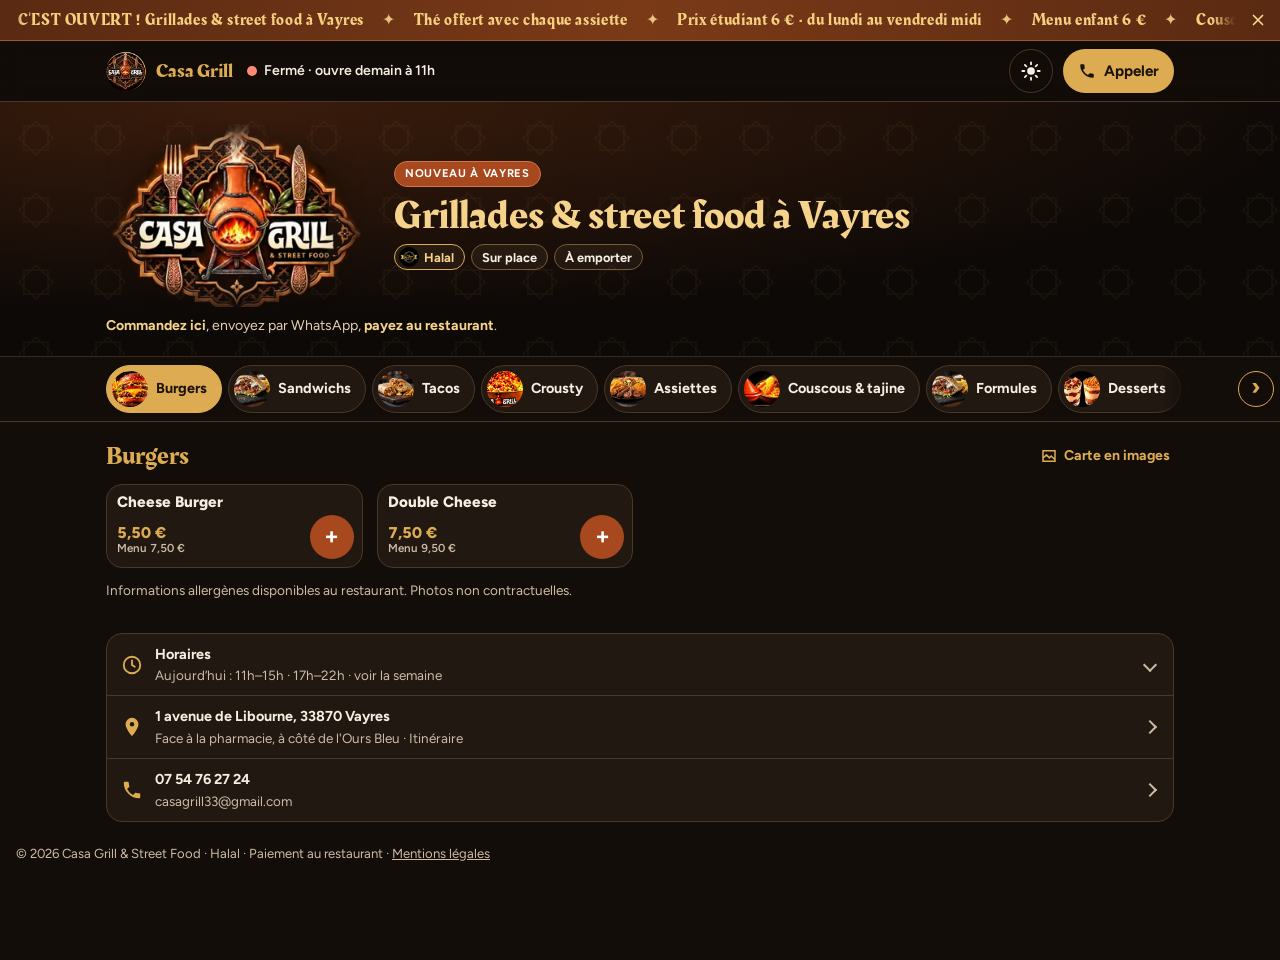
<file: index.html>
<!doctype html>
<html lang="fr" data-theme="dark">
<head>
<meta charset="utf-8">
<meta name="viewport" content="width=device-width, initial-scale=1, viewport-fit=cover">
<title>Casa Grill Vayres – Kebab, burgers, tacos &amp; grillades halal</title>
<meta name="description" content="Casa Grill &amp; Street Food à Vayres (33870), près de Libourne : kebab, burgers, tacos, crousty et assiettes grillées halal. Sur place, à emporter, commande par WhatsApp au 07 54 76 27 24.">
<link rel="canonical" href="https://alph3789-sketch.github.io/casa-grill-vayres/">
<meta name="theme-color" content="#120d09">
<meta name="color-scheme" content="dark light">
<meta property="og:type" content="restaurant">
<meta property="og:locale" content="fr_FR">
<meta property="og:site_name" content="Casa Grill Vayres">
<meta property="og:title" content="Casa Grill Vayres – Kebab, burgers, tacos &amp; grillades halal">
<meta property="og:description" content="Grillades et street food halal à Vayres. Sur place &amp; à emporter. Commandez en ligne via WhatsApp.">
<meta property="og:url" content="https://alph3789-sketch.github.io/casa-grill-vayres/">
<meta property="og:image" content="https://alph3789-sketch.github.io/casa-grill-vayres/img/og-image.jpg">
<meta property="og:image:width" content="1200">
<meta property="og:image:height" content="630">
<meta property="og:image:alt" content="Logo Casa Grill &amp; Street Food, Vayres">
<meta name="twitter:card" content="summary_large_image">
<meta name="twitter:title" content="Casa Grill Vayres – Kebab, burgers, tacos &amp; grillades halal">
<meta name="twitter:description" content="Grillades et street food halal à Vayres. Sur place &amp; à emporter.">
<meta name="twitter:image" content="https://alph3789-sketch.github.io/casa-grill-vayres/img/og-image.jpg">
<link rel="icon" href="img/favicon-32.png" sizes="32x32" type="image/png">
<link rel="apple-touch-icon" href="img/apple-touch-icon.png">
<link rel="manifest" href="manifest.webmanifest">
<link rel="preload" href="fonts/rakkas-latin.woff2" as="font" type="font/woff2" crossorigin>
<link rel="preload" href="fonts/figtree-latin.woff2" as="font" type="font/woff2" crossorigin>
<link rel="preload" as="image" href="img/logo-hero-sm.avif" type="image/avif" imagesrcset="img/logo-hero-sm.avif 320w, img/logo-hero.avif 640w" imagesizes="(min-width: 900px) 260px, 132px" fetchpriority="high">
<script>
  // Thème : sombre par défaut, choix mémorisé.
  try { var t = localStorage.getItem('cg-theme'); if (t === 'light' || t === 'dark') document.documentElement.dataset.theme = t; } catch (e) {}
</script>
<script>(function(){try{var b={"e":true,"f":"2026-11-01T00:00","t":"2026-12-14T23:59"};if(!b.e)return;
var m=/[?&]simnow=([0-9T:\-]+)/.exec(location.search),n;
if(m)n=decodeURIComponent(m[1]);else{var p={};new Intl.DateTimeFormat('en-GB',{timeZone:'Europe/Paris',year:'numeric',month:'2-digit',day:'2-digit',hour:'2-digit',minute:'2-digit',hourCycle:'h23'}).formatToParts(new Date()).forEach(function(x){p[x.type]=x.value});n=p.year+'-'+p.month+'-'+p.day+'T'+p.hour+':'+p.minute}
if((b.f&&n<b.f)||(b.t&&n>b.t))return;var c=document.documentElement.classList;c.add('hn');
var k=0;try{k=+localStorage.getItem('cg-banner-closed')||0}catch(e){}if(Date.now()-k>=864e5)c.add('bn')}catch(e){}})();</script>
<style>@font-face{font-family:"Rakkas";src:url(fonts/rakkas-latin.woff2) format("woff2");font-weight:400;font-display:swap;unicode-range:U+0000-00FF,U+0131,U+0152-0153,U+02BB-02BC,U+02C6,U+02DA,U+02DC,U+2000-206F,U+20AC,U+2122,U+2212}@font-face{font-family:"Figtree";src:url(fonts/figtree-latin.woff2) format("woff2");font-weight:300 900;font-display:swap;unicode-range:U+0000-00FF,U+0131,U+0152-0153,U+02BB-02BC,U+02C6,U+02DA,U+02DC,U+2000-206F,U+20AC,U+2122,U+2212}:root{--bg:#120d09;--bg-2:#1a130e;--surface:#211812;--surface-2:#2c2018;--line:#4a3726;--text:#f7eee2;--muted:#cdbba5;--gold:#dcab52;--gold-2:#f0c879;--on-gold:#1b120a;--cta:#a8481e;--cta-hover:#bf5626;--on-cta:#fff;--wa:#1c8a4c;--ok:#4fc27d;--err:#ff8a73;--warn:#f0c879;--hero-bg:#0d0907;--hero-text:#f7eee2;--radius:14px;--radius-sm:10px;--header-h:60px;--font-display:"Rakkas",Georgia,"Times New Roman",serif;--font:"Figtree",system-ui,-apple-system,"Segoe UI",Roboto,sans-serif;--shadow:0 10px 30px rgba(0,0,0,.35);--star:url("data:image/svg+xml,%3Csvg xmlns='http://www.w3.org/2000/svg' width='72' height='72' viewBox='0 0 72 72'%3E%3Cg fill='none' stroke='%23dcab52' stroke-width='1.2'%3E%3Crect x='24' y='24' width='24' height='24'/%3E%3Crect x='24' y='24' width='24' height='24' transform='rotate(45 36 36)'/%3E%3C/g%3E%3C/svg%3E");color-scheme:dark}:root[data-theme="light"]{--bg:#faf4ea;--bg-2:#f3eadc;--surface:#fffaf3;--surface-2:#f1e5d3;--line:#dcc8ad;--text:#22170f;--muted:#5c4836;--gold:#82530e;--gold-2:#6e450a;--on-gold:#fff;--cta:#a8481e;--cta-hover:#8f3c17;--wa:#157a42;--ok:#1d7a45;--err:#b3261e;--warn:#7a4a00;--shadow:0 10px 30px rgba(70,40,10,.15);color-scheme:light}*,*::before,*::after{box-sizing:border-box}html{-webkit-text-size-adjust:100%;scroll-behavior:smooth;scroll-padding-top:calc(var(--header-h) + 64px)}@media (prefers-reduced-motion:reduce){html{scroll-behavior:auto}}body{margin:0;background:var(--bg);color:var(--text);font:400 1rem/1.5 var(--font);-webkit-font-smoothing:antialiased;overflow-x:hidden}body.cart-open{padding-bottom:0}img{max-width:100%;height:auto;display:block}a{color:var(--gold)}h1,h2,h3{font-family:var(--font-display);font-weight:400;line-height:1.1;margin:0}p{margin:0 0 .6em}button,input,select,textarea{font:inherit;color:inherit}:focus-visible{outline:3px solid var(--gold-2);outline-offset:2px;border-radius:6px}.sr-only{position:absolute!important;width:1px;height:1px;overflow:hidden;clip:rect(0 0 0 0);white-space:nowrap}.skip{position:absolute;left:8px;top:-60px;z-index:100;background:var(--gold);color:var(--on-gold);padding:10px 14px;border-radius:8px;font-weight:700}.skip:focus{top:8px}.wrap{width:100%;max-width:1100px;margin:0 auto;padding:0 16px}.nowrap{white-space:nowrap}.muted{color:var(--muted)}.center{text-align:center}.fine{font-size:.85rem;color:var(--muted);margin-top:12px}[hidden]{display:none!important}.bn #marquee[hidden]{display:flex!important}.hn #hero-news[hidden]{display:block!important}.btn{display:inline-flex;align-items:center;justify-content:center;gap:8px;min-height:48px;padding:0 20px;border-radius:999px;border:1.5px solid transparent;font-weight:700;text-decoration:none;cursor:pointer;white-space:nowrap;transition:background .15s,border-color .15s,transform .1s;-webkit-tap-highlight-color:transparent}.btn:active{transform:scale(.98)}.btn--sm{min-height:44px;padding:0 14px;font-size:.95rem}.btn--block{width:100%}.btn--primary{background:var(--cta);color:var(--on-cta)}.btn--primary:hover{background:var(--cta-hover)}.btn--ghost{background:transparent;border-color:var(--line);color:var(--text)}.btn--ghost:hover{border-color:var(--gold)}.btn--call{background:var(--gold);color:var(--on-gold)}.btn--wa{background:var(--wa);color:#fff;font-size:1.05rem;min-height:52px}.icon-btn{display:inline-grid;place-items:center;width:44px;height:44px;border-radius:50%;border:1.5px solid var(--line);background:transparent;cursor:pointer;color:var(--text);flex:none}.icon-btn:hover{border-color:var(--gold)}.row-btns{display:flex;flex-wrap:wrap;gap:10px;margin-top:14px}.row-btns--split>*{flex:1 1 0;min-width:0;padding:0 10px;font-size:.92rem}.marquee{position:relative;display:flex;align-items:center;min-height:40px;background:linear-gradient(90deg,#5a2a12,#7a3a18 50%,#5a2a12);color:#f6cf7f;font-family:var(--font-display);font-size:1rem;letter-spacing:.04em;overflow:hidden;border-bottom:1px solid #9b5a2a}.marquee__viewport{flex:1;overflow:hidden;mask-image:linear-gradient(90deg,transparent,#000 24px,#000 calc(100% - 24px),transparent);-webkit-mask-image:linear-gradient(90deg,transparent,#000 24px,#000 calc(100% - 24px),transparent)}.marquee__track{display:flex;width:max-content;animation:marquee var(--marquee-dur,30s) linear infinite}.marquee__group{display:flex;flex:none;align-items:center}.marquee__item{padding:0 18px;white-space:nowrap}.marquee__sep{color:#ffdc8f;opacity:.85}.marquee:hover .marquee__track,.marquee.is-paused .marquee__track{animation-play-state:paused}@keyframes marquee{from{transform:translate3d(0,0,0)}to{transform:translate3d(-50%,0,0)}}.marquee__close{flex:none;width:44px;height:40px;display:grid;place-items:center;background:transparent;border:0;color:#ffdc8f;cursor:pointer}.marquee.is-static .marquee__viewport{mask-image:none;-webkit-mask-image:none}.marquee.is-static .marquee__track{animation:none;width:auto;justify-content:center;padding:6px 0;text-align:center}.marquee.is-static .marquee__item{white-space:normal;font-size:.92rem;padding:0 4px 0 16px}@media (prefers-reduced-motion:reduce){.marquee__track{animation:none}}.site-header{position:sticky;top:0;z-index:40;background:color-mix(in srgb,var(--bg) 92%,transparent);backdrop-filter:saturate(1.4) blur(10px);-webkit-backdrop-filter:saturate(1.4) blur(10px);border-bottom:1px solid var(--line)}.site-header__inner{display:flex;align-items:center;gap:10px;height:var(--header-h)}.brand{display:flex;align-items:center;gap:10px;text-decoration:none;color:var(--text);flex:none;min-height:44px}.brand img{width:40px;height:40px;border-radius:50%}.brand__name{font-family:var(--font-display);font-size:1.25rem;color:var(--gold)}.status{color:var(--text);text-decoration:none;min-height:44px;display:flex;align-items:center;gap:7px;margin:0 auto 0 4px;font-size:.88rem;font-weight:600;line-height:1.15;min-width:0}.status__text{overflow:hidden;text-overflow:ellipsis;display:-webkit-box;-webkit-line-clamp:2;-webkit-box-orient:vertical}.status__dot{width:10px;height:10px;border-radius:50%;background:var(--muted);flex:none}.status.is-open .status__dot{background:var(--ok);box-shadow:0 0 0 4px color-mix(in srgb,var(--ok) 25%,transparent)}.status.is-closed .status__dot{background:var(--err)}.status.is-soon .status__dot{background:var(--warn)}#theme-toggle .i-moon{display:none}:root[data-theme="light"] #theme-toggle .i-sun{display:none}:root[data-theme="light"] #theme-toggle .i-moon{display:block}@media (max-width:420px){.brand__name{display:none}.btn--call span{display:none}.btn--call{width:44px;padding:0}}.hero{position:relative;background:radial-gradient(120% 120% at 20% 0%,#3a1c0c 0%,var(--hero-bg) 70%);color:var(--hero-text);overflow:hidden;isolation:isolate;border-bottom:1px solid #3a2a1c}.hero::before{content:"";position:absolute;inset:0;background:var(--star) 0 0/72px 72px;opacity:.07;z-index:-1}.hero__inner{display:flex;align-items:center;gap:12px;padding-top:12px;padding-bottom:6px}.hero__logo{flex:none}.hero__logo img{width:112px;height:auto;aspect-ratio:640/450}.hero__text{display:grid;gap:6px;min-width:0}.hero h1{font-size:clamp(1.25rem,5.2vw,2.6rem);color:#f6d38a;text-wrap:balance;margin:0}.badges{display:flex;flex-wrap:wrap;gap:6px;list-style:none;padding:0;margin:0}.pill{display:inline-flex;align-items:center;gap:5px;min-height:26px;padding:2px 10px;border-radius:999px;border:1px solid #7b5a37;background:rgba(255,220,150,.06);font-size:.8rem;font-weight:700;color:#f7eee2}.pill--halal{border-color:#dcab52;color:#f6d38a;padding-left:4px}.pill--halal img{width:20px;height:20px;border-radius:50%}.pill--new{background:#a8481e;border-color:#d2753f;color:#fff;text-transform:uppercase;letter-spacing:.06em;font-size:.7rem}.hero__news{margin:0}.hero__how{padding-bottom:12px}.hero__how p{margin:0;font-size:.88rem;color:#e3cfb3}.hero__how b{color:#f6d38a}.countdown{display:flex;flex-wrap:wrap;align-items:center;gap:6px;margin:0;font-size:.78rem;color:#e3cfb3}.countdown__units{display:flex;gap:4px}.countdown__units>span{padding:2px 6px;border:1px solid #6b4c33;border-radius:8px;background:rgba(0,0,0,.35)}.countdown b{font-family:var(--font-display);font-weight:400;font-size:1rem;color:#f6d38a;font-variant-numeric:tabular-nums}@media (min-width:900px){.hero__inner{gap:28px;padding-top:22px;padding-bottom:8px}.hero__logo img{width:260px}.hero__how{padding-bottom:20px}}.tabs{position:sticky;top:var(--header-h);z-index:30;background:var(--bg);border-bottom:1px solid var(--line)}.tabs__scroller{display:flex;gap:6px;overflow-x:auto;scrollbar-width:none;padding:8px 16px;max-width:1100px;margin:0 auto;--fade-l:0px;--fade-r:28px;mask-image:linear-gradient(90deg,transparent 0,#000 var(--fade-l),#000 calc(100% - var(--fade-r)),transparent 100%);-webkit-mask-image:linear-gradient(90deg,transparent 0,#000 var(--fade-l),#000 calc(100% - var(--fade-r)),transparent 100%)}.tabs__scroller::-webkit-scrollbar{display:none}.tabs{position:sticky}.tabs__more{position:absolute;right:6px;top:50%;transform:translateY(-50%);width:36px;height:36px;border-radius:50%;border:1.5px solid var(--gold);background:var(--bg);color:var(--gold);font-size:1.5rem;line-height:1;font-weight:700;cursor:pointer;display:grid;place-items:center;padding:0 0 3px;box-shadow:0 0 0 6px var(--bg)}.tabs__scroller:not(.at-start){--fade-l:28px}.tabs__scroller.at-end{--fade-r:0px}.tab{flex:none;display:inline-flex;align-items:center;gap:8px;min-height:48px;padding:4px 14px 4px 5px;border-radius:999px;border:1.5px solid var(--line);background:var(--surface);cursor:pointer;font-weight:700;font-size:.9rem;white-space:nowrap;color:var(--text)}.tab img{width:36px;height:36px;border-radius:50%;object-fit:cover;background:#000}.tab[aria-selected="true"]{background:var(--gold);border-color:var(--gold);color:var(--on-gold)}.menu-section{padding:0 0 18px}.panel{padding-top:12px}.panel__head{display:flex;align-items:center;justify-content:space-between;gap:10px;margin-bottom:6px}.panel__title{font-size:1.6rem;color:var(--gold)}.panel__note{color:var(--muted);font-size:.88rem;margin:0 0 10px;padding:8px 12px;border-radius:10px;background:var(--surface);border:1px solid var(--line)}.link-btn{display:inline-flex;align-items:center;gap:6px;min-height:44px;padding:0 4px;border:0;background:none;color:var(--gold);font-weight:700;font-size:.88rem;cursor:pointer;white-space:nowrap}.grid{list-style:none;margin:0;padding:0;display:grid;grid-template-columns:repeat(2,minmax(0,1fr));gap:10px}.grid--3{grid-template-columns:repeat(3,minmax(0,1fr));gap:8px}.grid--3 .tile__img{aspect-ratio:3/4}.grid--3 .tile__name{font-size:.86rem}@media (min-width:700px){.grid{grid-template-columns:repeat(3,minmax(0,1fr))}.grid--3{grid-template-columns:repeat(5,minmax(0,1fr))}}@media (min-width:1000px){.grid{grid-template-columns:repeat(4,minmax(0,1fr));gap:14px}.grid--3{grid-template-columns:repeat(7,minmax(0,1fr))}}.grid>li{display:flex}.tile{position:relative;display:flex;width:100%;border-radius:16px;border:1px solid var(--line);background:var(--surface);overflow:hidden;transition:border-color .15s}.tile:hover,.tile.in-cart{border-color:var(--gold)}.tile__open{display:flex;flex-direction:column;width:100%;padding:0 0 12px;border:0;background:none;text-align:left;cursor:pointer;color:inherit}.tile__open:active{transform:scale(.99)}.tile__img{position:relative;display:block;aspect-ratio:16/11;background:#0b0806;margin-bottom:8px}.tile__img{overflow:hidden}.tile__pic{position:absolute;inset:0;display:block}.tile__pic img{display:block;width:100%;height:100%}.tile__pic img{object-fit:cover}.grid--3 .tile__pic img{object-fit:contain}.tile__img::after{content:"";position:absolute;inset:auto 0 0;height:30%;background:linear-gradient(transparent,rgba(0,0,0,.35));pointer-events:none}.tile__badge{position:absolute;left:6px;top:6px;z-index:1;padding:2px 8px;border-radius:999px;background:#a8481e;color:#fff;font-size:.7rem;font-weight:800}.tile__name{padding:0 10px;font-weight:800;font-size:.95rem;line-height:1.2}.tile__desc{padding:2px 10px 0;color:var(--muted);font-size:.78rem;line-height:1.3;display:-webkit-box;-webkit-line-clamp:2;-webkit-box-orient:vertical;overflow:hidden}.tile__price{display:grid;margin-top:auto;padding:8px 56px 0 10px;font-weight:800;color:var(--gold);font-variant-numeric:tabular-nums;font-size:.98rem;line-height:1.15;min-height:44px;align-content:end}.tile__price small{color:var(--muted);font-weight:600;font-size:.72rem}.tile__add{position:absolute;right:8px;bottom:8px;display:grid;place-items:center;width:44px;height:44px;border-radius:50%;border:0;background:var(--cta);color:#fff;font-size:1.5rem;line-height:1;font-weight:700;cursor:pointer;padding:0 0 2px}.tile__add:active{transform:scale(.92)}.tile__count{position:absolute;right:6px;top:6px;z-index:1;display:grid;place-items:center;min-width:28px;height:28px;padding:0 7px;border-radius:999px;background:var(--gold);color:var(--on-gold);font-weight:800;font-size:.85rem;box-shadow:0 2px 8px rgba(0,0,0,.4)}.grid--3 .tile__price{padding-right:10px;padding-bottom:44px;font-size:.9rem;min-height:0}.grid--3 .tile__add{width:40px;height:40px;right:6px;bottom:6px}.infos{padding:6px 0 18px}.info-card{background:var(--surface);border:1px solid var(--line);border-radius:16px;overflow:hidden}.info-row{display:flex;align-items:center;gap:12px;min-height:60px;padding:10px 14px;border-top:1px solid var(--line);color:var(--text);text-decoration:none}.info-card>.info-row:first-child{border-top:0}details.info-row{display:block;padding:0}details.info-row summary{display:flex;align-items:center;gap:12px;min-height:60px;padding:10px 14px;cursor:pointer;list-style:none}details.info-row summary::-webkit-details-marker{display:none}.info-row svg{color:var(--gold);flex:none}.info-row__text{display:grid;flex:1;min-width:0;font-size:.9rem}.info-row__text span{color:var(--muted);font-size:.84rem}.chev{width:10px;height:10px;border-right:2px solid var(--muted);border-bottom:2px solid var(--muted);transform:rotate(45deg);flex:none;margin-right:4px;transition:transform .2s}details[open] .chev{transform:rotate(-135deg)}.chev--out{transform:rotate(-45deg)}details .hours{margin:0 14px 12px;width:calc(100% - 28px)}.info-row--links{flex-wrap:wrap}.info-row--links .row-btns{margin:0}.hours{width:100%;border-collapse:collapse;font-size:.92rem}.hours th,.hours td{padding:8px 6px;text-align:left;border-bottom:1px solid var(--line)}.hours th{font-weight:600}.hours td{text-align:right;font-variant-numeric:tabular-nums}.hours tr.is-today{background:color-mix(in srgb,var(--gold) 16%,transparent)}.hours tr.is-today th{color:var(--gold);font-weight:800}.closures{margin:0 14px 12px;color:var(--warn);font-weight:600}.site-footer{padding:4px 0 calc(96px + env(safe-area-inset-bottom));font-size:.82rem;color:var(--muted)}.site-footer p{margin:0}.site-footer a{color:var(--muted)}.cartbar{position:fixed;left:0;right:0;bottom:0;z-index:50;padding:10px 12px calc(10px + env(safe-area-inset-bottom));background:linear-gradient(transparent,color-mix(in srgb,var(--bg) 85%,transparent) 30%);pointer-events:none}.cartbar__btn{pointer-events:auto;display:flex;align-items:center;gap:12px;width:100%;max-width:560px;margin:0 auto;min-height:56px;padding:0 18px 0 10px;border:0;border-radius:999px;background:var(--cta);color:#fff;font-weight:800;font-size:1.02rem;cursor:pointer;box-shadow:var(--shadow);white-space:nowrap}.cartbar__btn:hover{background:var(--cta-hover)}.cartbar__count{display:inline-grid;place-items:center;min-width:34px;height:34px;padding:0 8px;border-radius:999px;background:#fff;color:#8a3a17;font-variant-numeric:tabular-nums;flex:none}.cartbar__label{flex:1;min-width:0;text-align:left;overflow:hidden;text-overflow:ellipsis}.cartbar__total{flex:none;font-variant-numeric:tabular-nums}.xs-show{display:none}@media (max-width:359px){.xs-hide{display:none}.xs-show{display:inline}}.cartbar.bump .cartbar__count{animation:bump .35s}@keyframes bump{50%{transform:scale(1.25)}}@media (prefers-reduced-motion:reduce){.cartbar.bump .cartbar__count{animation:none}}dialog{color:var(--text)}.sheet{padding:0;border:0;margin:auto auto 0;width:100%;max-width:560px;max-height:min(88dvh,780px);border-radius:20px 20px 0 0;background:var(--surface);box-shadow:var(--shadow);overflow:hidden}.sheet--tall{max-height:94dvh}.sheet::backdrop{background:rgba(0,0,0,.6)}.sheet[open]{animation:sheet-up .22s ease-out}@keyframes sheet-up{from{transform:translateY(40px);opacity:.4}}@media (prefers-reduced-motion:reduce){.sheet[open]{animation:none}}@media (min-width:700px){.sheet{margin:auto;border-radius:20px}}.sheet__inner{display:flex;flex-direction:column;max-height:inherit}.sheet__head{display:flex;align-items:center;justify-content:space-between;gap:12px;padding:14px 16px 10px;border-bottom:1px solid var(--line)}.sheet__head h2{font-size:1.5rem;color:var(--gold)}.sheet__body{padding:14px 16px;overflow-y:auto;overscroll-behavior:contain;flex:1 1 auto}.sheet__foot{padding:12px 16px calc(14px + env(safe-area-inset-bottom));border-top:1px solid var(--line);display:grid;gap:10px;background:var(--surface)}.sheet__foot .row-btns{margin-top:0}.sheet__foot .fine{margin:0}.sheet--product{max-height:94dvh}.sheet__x{position:absolute;right:12px;top:12px;z-index:2;background:color-mix(in srgb,var(--surface) 85%,transparent)}.sheet--product .sheet__body{position:relative;padding-top:0}.p-img{margin:0 -16px 12px;aspect-ratio:3/2;max-height:30vh;width:calc(100% + 32px);background:#0b0806;overflow:hidden}.p-img picture,.p-img img{display:block;width:100%;height:100%}.p-img img{object-fit:cover}.p-img:empty{display:none}.sheet--product .sheet__body>.p-name:first-child,.p-img:empty+.p-name{padding-top:56px}.p-name{font-size:1.7rem;color:var(--gold);margin-bottom:4px;padding-right:48px}.p-desc{color:var(--muted);margin:0 0 14px}.group{border:0;padding:0;margin:0 0 16px;border-radius:12px}.group legend{display:flex;align-items:baseline;justify-content:space-between;gap:8px;width:100%;font-weight:800;margin-bottom:8px;padding:0}.group legend>span:first-child{display:inline-flex;align-items:center;gap:8px}.step{display:inline-grid;place-items:center;width:24px;height:24px;border-radius:50%;background:var(--surface-2);border:1.5px solid var(--line);font-style:normal;font-size:.8rem;font-weight:800}.group.is-done .step{background:var(--ok);border-color:var(--ok);color:#06210f}.p-add.is-waiting{background:var(--surface-2);color:var(--text);border-color:var(--line)}.group__hint{font-weight:600;font-size:.8rem;color:var(--muted)}.group.is-missing{outline:2px solid var(--err);outline-offset:6px}.group.is-missing .group__hint{color:var(--err)}.opts{display:grid;grid-template-columns:repeat(2,minmax(0,1fr));gap:8px}.opts--wide{grid-template-columns:1fr}.opt{position:relative;display:flex}.opt input{position:absolute;opacity:0;inset:0;width:100%;height:100%;margin:0;cursor:pointer}.opt span{display:flex;align-items:center;justify-content:space-between;gap:6px;width:100%;min-height:48px;padding:8px 12px;border-radius:12px;border:1.5px solid var(--line);background:var(--bg-2);font-weight:600}.opt input:checked+span{border-color:var(--gold);background:color-mix(in srgb,var(--gold) 18%,var(--bg-2))}.opt input:disabled+span{opacity:.45}.opt input:focus-visible+span{outline:3px solid var(--gold-2);outline-offset:2px}.opt small{color:var(--muted);font-weight:700;margin-left:auto}.opt--variant span{display:grid;grid-template-columns:1fr auto;align-items:center;text-align:left;row-gap:0}.opt--variant b{font-size:1rem}.opt--variant small{grid-column:1;grid-row:2;margin:0;font-weight:600}.opt--variant em{grid-column:2;grid-row:1 / span 2;font-style:normal;font-weight:800;color:var(--gold)}.sheet__foot--row{display:flex;align-items:center;gap:10px}.stepper{display:flex;align-items:center;gap:4px;flex:none}.stepper button{width:44px;height:44px;border-radius:50%;border:1.5px solid var(--line);background:var(--bg-2);font-size:1.3rem;font-weight:700;cursor:pointer}.stepper button:disabled{opacity:.4;cursor:default}.stepper output{min-width:24px;text-align:center;font-weight:800;font-variant-numeric:tabular-nums}.p-add{flex:1;min-width:0;min-height:52px;font-size:1.02rem}.form-grid{display:grid;grid-template-columns:1fr 1.4fr;gap:10px;margin-bottom:14px}#request-form .field{margin-bottom:14px}.lines{list-style:none;margin:0 0 12px;padding:0}.line{display:grid;grid-template-columns:1fr auto;gap:4px 10px;padding:12px 0;border-bottom:1px solid var(--line)}.line__name{font-weight:800}.line__opts{color:var(--muted);font-size:.88rem;grid-column:1}.line__price{font-weight:800;color:var(--gold);text-align:right;font-variant-numeric:tabular-nums}.qty{display:flex;align-items:center;gap:6px;grid-column:2;grid-row:2 / span 2;justify-self:end;align-self:end}.qty button{width:44px;height:44px;border-radius:50%;border:1.5px solid var(--line);background:var(--bg-2);font-size:1.3rem;font-weight:700;cursor:pointer;display:grid;place-items:center}.qty output{min-width:22px;text-align:center;font-weight:800;font-variant-numeric:tabular-nums}.empty{color:var(--muted);text-align:center;padding:20px 0}.order-form{display:grid;gap:14px}.seg{display:grid;grid-template-columns:1fr 1fr;gap:8px;border:0;padding:0;margin:0}.seg legend{font-weight:800;margin-bottom:6px;padding:0}.seg label{position:relative}.seg input{position:absolute;opacity:0;inset:0;margin:0;cursor:pointer}.seg span{display:grid;place-items:center;min-height:48px;border-radius:12px;border:1.5px solid var(--line);background:var(--bg-2);font-weight:700}.seg input:checked+span{border-color:var(--gold);background:color-mix(in srgb,var(--gold) 18%,var(--bg-2))}.seg input:focus-visible+span{outline:3px solid var(--gold-2);outline-offset:2px}.field{display:grid;gap:6px}.field label{font-weight:800}.field label .muted{font-weight:500;font-size:.88rem}.field input,.field select,.field textarea{width:100%;min-height:48px;padding:10px 12px;border-radius:12px;border:1.5px solid var(--line);background:var(--bg-2);font-size:16px}.field textarea{resize:vertical}.field input:focus,.field select:focus,.field textarea:focus{border-color:var(--gold);outline:none;box-shadow:0 0 0 3px color-mix(in srgb,var(--gold) 35%,transparent)}.field [aria-invalid="true"]{border-color:var(--err)}.err{color:var(--err);font-size:.88rem;font-weight:600;margin:0}.hint{color:var(--muted);font-size:.88rem;margin:0}.warn{color:var(--warn);font-size:.9rem;font-weight:600;margin:0;padding:8px 10px;border:1px solid currentColor;border-radius:10px}.total-line{display:flex;justify-content:space-between;align-items:baseline;margin:0;font-size:1.1rem}.total-line strong{font-size:1.35rem;color:var(--gold);font-variant-numeric:tabular-nums}.sent-icon{display:grid;place-items:center;width:64px;height:64px;margin:6px auto 10px;border-radius:50%;background:var(--wa);color:#fff;font-size:2rem;font-weight:900}#sent-title{font-size:1.6rem;color:var(--gold);margin-bottom:10px}.lightbox{padding:0;border:0;width:100vw;max-width:100vw;height:100dvh;max-height:100dvh;margin:0;background:#0b0806;color:#f7eee2}.lightbox::backdrop{background:#000}.lightbox[open]{display:flex;flex-direction:column}.lightbox__head{display:flex;align-items:center;gap:12px;padding:10px 12px 10px 16px;padding-top:calc(10px + env(safe-area-inset-top))}.lightbox__head h2{font-size:1.35rem;color:#f6d38a;margin-right:auto}.lightbox__head .icon-btn{color:#f7eee2;border-color:#6b4c33}.lightbox__hint{margin:0;font-size:.85rem;color:#cdbba5}@media (max-width:480px){.lightbox__hint{font-size:.78rem;max-width:120px;line-height:1.2}}.lightbox__track{flex:1;display:flex;gap:12px;overflow-x:auto;scroll-snap-type:x mandatory;padding:0 12px calc(12px + env(safe-area-inset-bottom));overscroll-behavior:contain}.lightbox__track figure{flex:0 0 100%;margin:0;scroll-snap-align:center;display:flex;overflow:auto;border-radius:12px;background:#000}.zoomable{padding:0;border:0;background:none;cursor:zoom-in;margin:auto;display:block;width:100%;height:100%}.zoomable img{width:100%;height:100%;object-fit:contain}.zoomable.is-zoomed{cursor:zoom-out;width:auto;height:auto;margin:0}.zoomable.is-zoomed img{width:auto;max-width:none;height:auto;min-width:220%}@media (min-width:900px){.zoomable.is-zoomed img{min-width:140%}}.toast{position:fixed;left:50%;bottom:calc(84px + env(safe-area-inset-bottom));transform:translate(-50%,20px);z-index:60;display:flex;align-items:center;gap:10px;max-width:calc(100% - 24px);width:max-content;padding:8px 8px 8px 16px;border-radius:999px;background:var(--text);color:var(--bg);font-weight:700;font-size:.92rem;box-shadow:var(--shadow);opacity:0;pointer-events:none;transition:opacity .2s,transform .2s}.toast span{min-width:0;overflow:hidden;text-overflow:ellipsis;white-space:nowrap;padding:6px 0}.toast button{flex:none;min-height:36px;padding:0 14px;border-radius:999px;border:0;background:var(--cta);color:#fff;font-weight:800;cursor:pointer}.toast.is-on{opacity:1;transform:translate(-50%,0);pointer-events:auto}.notice{padding:12px;border:1px solid var(--line);border-radius:var(--radius-sm)}.legal{padding:28px 0 60px;max-width:760px}.legal h1{font-size:2.2rem;color:var(--gold);margin-bottom:18px}.legal h2{font-size:1.5rem;color:var(--gold);margin:28px 0 8px}.legal p,.legal li{color:var(--text)}.todo{background:color-mix(in srgb,var(--warn) 22%,transparent);padding:0 4px;border-radius:4px}</style>
<script type="application/ld+json">
{
  "@context": "https://schema.org",
  "@type": "Restaurant",
  "@id": "https://alph3789-sketch.github.io/casa-grill-vayres/#restaurant",
  "name": "Casa Grill & Street Food",
  "alternateName": "Casa Grill Vayres",
  "description": "Restaurant halal de grillades et street food à Vayres : kebab, burgers, tacos, crousty, assiettes grillées. Sur place et à emporter.",
  "url": "https://alph3789-sketch.github.io/casa-grill-vayres/",
  "image": ["https://alph3789-sketch.github.io/casa-grill-vayres/img/og-image.jpg"],
  "logo": "https://alph3789-sketch.github.io/casa-grill-vayres/img/icon-512.png",
  "telephone": "+33754762724",
  "email": "casagrill33@gmail.com",
  "priceRange": "€",
  "servesCuisine": ["Halal", "Kebab", "Burgers", "Tacos", "Grillades", "Street food", "Orientale"],
  "acceptsReservations": false,
  "hasMenu": "https://alph3789-sketch.github.io/casa-grill-vayres/#carte",
  "address": {
    "@type": "PostalAddress",
    "streetAddress": "1 avenue de Libourne",
    "addressLocality": "Vayres",
    "postalCode": "33870",
    "addressRegion": "Nouvelle-Aquitaine",
    "addressCountry": "FR"
  },
  "geo": { "@type": "GeoCoordinates", "latitude": 44.8986, "longitude": -0.3168 },
  "openingHoursSpecification": [
    { "@type": "OpeningHoursSpecification", "dayOfWeek": ["Monday","Tuesday","Wednesday","Thursday","Friday","Saturday"], "opens": "11:00", "closes": "15:00" },
    { "@type": "OpeningHoursSpecification", "dayOfWeek": ["Monday","Tuesday","Wednesday","Thursday","Friday","Saturday"], "opens": "17:00", "closes": "22:00" },
    { "@type": "OpeningHoursSpecification", "dayOfWeek": "Sunday", "opens": "16:00", "closes": "21:00" }
  ],
  "amenityFeature": [
    { "@type": "LocationFeatureSpecification", "name": "Halal", "value": true },
    { "@type": "LocationFeatureSpecification", "name": "Sur place", "value": true },
    { "@type": "LocationFeatureSpecification", "name": "À emporter", "value": true }
  ]
}
</script>
</head>
<body>
<a class="skip" href="#carte">Aller à la carte</a>

<div class="marquee" id="marquee" role="region" aria-label="Annonce : spéciale ouverture" hidden>
  <p class="sr-only" id="marquee-sr"></p>
  <div class="marquee__viewport" aria-hidden="true">
    <div class="marquee__track" id="marquee-track"></div>
  </div>
  <button class="marquee__close" id="marquee-close" type="button" aria-label="Fermer l'annonce">
    <svg viewBox="0 0 24 24" width="18" height="18" aria-hidden="true"><path d="M6 6l12 12M18 6L6 18" stroke="currentColor" stroke-width="2.2" stroke-linecap="round"/></svg>
  </button>
</div>

<header class="site-header" id="top">
  <div class="wrap site-header__inner">
    <a class="brand" href="#top" aria-label="Casa Grill, retour en haut">
      <img src="img/logo-64.webp" srcset="img/logo-64.webp 1x, img/logo-128.webp 2x" width="40" height="40" alt="">
      <span class="brand__name">Casa Grill</span>
    </a>
    <a class="status" id="status" href="#infos" aria-live="polite"><span class="status__dot" aria-hidden="true"></span><span class="status__text">Horaires…</span></a>
    <button class="icon-btn" id="theme-toggle" type="button" aria-label="Passer en mode clair" aria-pressed="false">
      <svg class="i-sun" viewBox="0 0 24 24" width="22" height="22" aria-hidden="true"><circle cx="12" cy="12" r="4.2" fill="currentColor"/><g stroke="currentColor" stroke-width="2" stroke-linecap="round"><path d="M12 2.5v2.2M12 19.3v2.2M2.5 12h2.2M19.3 12h2.2M5.3 5.3l1.6 1.6M17.1 17.1l1.6 1.6M5.3 18.7l1.6-1.6M17.1 6.9l1.6-1.6"/></g></svg>
      <svg class="i-moon" viewBox="0 0 24 24" width="22" height="22" aria-hidden="true"><path d="M20 14.5A8.5 8.5 0 0 1 9.5 4a8.5 8.5 0 1 0 10.5 10.5z" fill="currentColor"/></svg>
    </button>
    <a class="btn btn--call btn--sm" href="tel:+33754762724" aria-label="Appeler le restaurant">
      <svg viewBox="0 0 24 24" width="18" height="18" aria-hidden="true"><path fill="currentColor" d="M6.6 10.8a15.2 15.2 0 0 0 6.6 6.6l2.2-2.2c.3-.3.7-.4 1-.2 1.1.4 2.3.6 3.6.6.6 0 1 .4 1 1V20c0 .6-.4 1-1 1A17 17 0 0 1 3 4c0-.6.4-1 1-1h3.5c.6 0 1 .4 1 1 0 1.3.2 2.5.6 3.6.1.3 0 .7-.2 1z"/></svg>
      <span>Appeler</span>
    </a>
  </div>
</header>

<main>
  <section class="hero" aria-labelledby="hero-title">
    <div class="wrap hero__inner">
      <picture class="hero__logo">
        <source type="image/avif" srcset="img/logo-hero-sm.avif 320w, img/logo-hero.avif 640w" sizes="(min-width: 900px) 260px, 132px">
        <img src="img/logo-hero-sm.webp" srcset="img/logo-hero-sm.webp 320w, img/logo-hero.webp 640w" sizes="(min-width: 900px) 260px, 132px" width="640" height="450" alt="Casa Grill &amp; Street Food" fetchpriority="high" decoding="async">
      </picture>
      <div class="hero__text">
        <p class="hero__news" id="hero-news" hidden><span class="pill pill--new" id="hero-badge">Nouveau à Vayres</span></p>
        <h1 id="hero-title">Grillades &amp; street food <span class="nowrap">à Vayres</span></h1>
        <ul class="badges" aria-label="Points forts">
          <li class="pill pill--halal"><img src="img/halal-sm.webp" width="20" height="20" alt="">Halal</li>
          <li class="pill">Sur place</li>
          <li class="pill">À emporter</li>
        </ul>
        <p class="countdown" id="countdown" hidden>
          <span class="countdown__label" id="countdown-label">Grande ouverture dans</span>
          <span class="countdown__units" role="timer" aria-live="off"><span><b id="cd-d">0</b> j</span><span><b id="cd-h">0</b> h</span><span><b id="cd-m">0</b> min</span><span><b id="cd-s">0</b> s</span></span>
        </p>
      </div>
    </div>
    <div class="wrap hero__how">
      <p><b>Commandez ici</b>, envoyez par WhatsApp, <b>payez au restaurant</b>.</p>
    </div>
  </section>

  <section class="menu-section" id="carte" aria-label="La carte">
    <nav class="tabs" id="tabs" aria-label="Catégories de la carte">
      <div class="tabs__scroller" id="tabs-scroller" role="tablist"></div>
      <button class="tabs__more" id="tabs-more" type="button" tabindex="-1" aria-hidden="true">›</button>
    </nav>
    <div class="wrap panel" id="panel" role="tabpanel" aria-labelledby="">
      <div class="panel__head">
        <h2 class="panel__title" id="panel-title">La carte</h2>
        <button class="link-btn" type="button" id="open-posters">
          <svg viewBox="0 0 24 24" width="18" height="18" aria-hidden="true"><path fill="none" stroke="currentColor" stroke-width="2" d="M4 5h16v14H4zM4 15l4.5-4.5 4 4 2.5-2.5L20 17"/></svg>
          Carte en images
        </button>
      </div>
      <p class="panel__note" id="panel-note" hidden></p>
      <ul class="grid" id="menu"></ul>
      <noscript><p class="notice">Activez JavaScript pour commander en ligne, ou appelez le <a href="tel:+33754762724">07 54 76 27 24</a>. Carte en images : <a href="img/affiche-carte-street-food.webp">street food</a>, <a href="img/affiche-carte-assiettes.webp">assiettes &amp; desserts</a>.</p></noscript>
      <p class="fine">Informations allergènes disponibles au restaurant. Photos non contractuelles.</p>
    </div>
  </section>

  <section class="infos" id="infos" aria-labelledby="infos-title">
    <div class="wrap">
      <h2 class="sr-only" id="infos-title">Horaires et accès</h2>
      <div class="info-card">
        <details class="info-row" id="hours-details">
          <summary>
            <svg viewBox="0 0 24 24" width="22" height="22" aria-hidden="true"><circle cx="12" cy="12" r="9" fill="none" stroke="currentColor" stroke-width="2"/><path d="M12 7v5l3 2" fill="none" stroke="currentColor" stroke-width="2" stroke-linecap="round"/></svg>
            <span class="info-row__text"><b>Horaires</b><span id="today-hours">Lun–sam 11h–15h · 17h–22h · Dim 16h–21h</span></span>
            <span class="chev" aria-hidden="true"></span>
          </summary>
          <table class="hours" id="hours-table">
            <caption class="sr-only">Horaires d'ouverture (heure de Paris)</caption>
            <tbody>
              <tr data-day="mon"><th scope="row">Lundi</th><td>11h–15h · 17h–22h</td></tr>
              <tr data-day="tue"><th scope="row">Mardi</th><td>11h–15h · 17h–22h</td></tr>
              <tr data-day="wed"><th scope="row">Mercredi</th><td>11h–15h · 17h–22h</td></tr>
              <tr data-day="thu"><th scope="row">Jeudi</th><td>11h–15h · 17h–22h</td></tr>
              <tr data-day="fri"><th scope="row">Vendredi</th><td>11h–15h · 17h–22h</td></tr>
              <tr data-day="sat"><th scope="row">Samedi</th><td>11h–15h · 17h–22h</td></tr>
              <tr data-day="sun"><th scope="row">Dimanche</th><td>16h–21h</td></tr>
            </tbody>
          </table>
          <p class="closures" id="closures" hidden></p>
        </details>
        <a class="info-row" href="https://www.google.com/maps/dir/?api=1&amp;destination=Casa+Grill+1+avenue+de+Libourne+33870+Vayres" target="_blank" rel="noopener">
          <svg viewBox="0 0 24 24" width="22" height="22" aria-hidden="true"><path fill="currentColor" d="M12 2a7 7 0 0 0-7 7c0 5.2 7 13 7 13s7-7.8 7-13a7 7 0 0 0-7-7zm0 9.5A2.5 2.5 0 1 1 12 6.5a2.5 2.5 0 0 1 0 5z"/></svg>
          <span class="info-row__text"><b>1 avenue de Libourne, 33870 Vayres</b><span>Face à la pharmacie, à côté de l'Ours Bleu · Itinéraire</span></span>
          <span class="chev chev--out" aria-hidden="true"></span>
        </a>
        <a class="info-row" href="tel:+33754762724">
          <svg viewBox="0 0 24 24" width="22" height="22" aria-hidden="true"><path fill="currentColor" d="M6.6 10.8a15.2 15.2 0 0 0 6.6 6.6l2.2-2.2c.3-.3.7-.4 1-.2 1.1.4 2.3.6 3.6.6.6 0 1 .4 1 1V20c0 .6-.4 1-1 1A17 17 0 0 1 3 4c0-.6.4-1 1-1h3.5c.6 0 1 .4 1 1 0 1.3.2 2.5.6 3.6.1.3 0 .7-.2 1z"/></svg>
          <span class="info-row__text"><b>07 54 76 27 24</b><span>casagrill33@gmail.com</span></span>
          <span class="chev chev--out" aria-hidden="true"></span>
        </a>
        <div class="info-row info-row--links" id="footer-delivery" hidden>
          <span class="info-row__text"><b>Livraison</b></span>
          <div class="row-btns" id="delivery-links"></div>
        </div>
        <div class="info-row info-row--links" id="footer-social" hidden>
          <span class="info-row__text"><b>Suivez-nous</b></span>
          <div class="row-btns" id="social-links"></div>
        </div>
      </div>
    </div>
  </section>
</main>

<footer class="site-footer">
  <p class="wrap">© <span id="year">2026</span> Casa Grill &amp; Street Food · Halal · Paiement au restaurant · <a href="mentions-legales.html">Mentions légales</a></p>
</footer>

<!-- Barre panier -->
<div class="cartbar" id="cartbar" hidden>
  <button class="cartbar__btn" type="button" id="open-cart" aria-haspopup="dialog">
    <span class="cartbar__count" id="cart-count">0</span>
    <span class="cartbar__label"><span class="xs-hide">Voir ma commande</span><span class="xs-show">Commande</span></span>
    <span class="cartbar__total" id="cart-total">0,00 €</span>
  </button>
</div>

<!-- Fiche produit -->
<dialog class="sheet sheet--product" id="product-sheet" aria-labelledby="p-name">
  <form method="dialog" class="sheet__inner" id="product-form" novalidate>
    <div class="sheet__body">
      <button class="icon-btn sheet__x" type="button" data-close aria-label="Fermer"><svg viewBox="0 0 24 24" width="22" height="22" aria-hidden="true"><path d="M6 6l12 12M18 6L6 18" stroke="currentColor" stroke-width="2.2" stroke-linecap="round"/></svg></button>
      <div class="p-img" id="p-img"></div>
      <h2 class="p-name" id="p-name">Produit</h2>
      <p class="p-desc" id="p-desc"></p>
      <div id="p-variants"></div>
      <div id="p-groups"></div>
    </div>
    <div class="sheet__foot sheet__foot--row">
      <div class="stepper" aria-label="Quantité">
        <button type="button" id="p-minus" aria-label="Diminuer la quantité">−</button>
        <output id="p-qty" aria-live="polite">1</output>
        <button type="button" id="p-plus" aria-label="Augmenter la quantité">+</button>
      </div>
      <button class="btn btn--primary p-add" type="submit" id="p-add">Ajouter · 0,00 €</button>
    </div>
  </form>
</dialog>

<!-- Couscous / tajine sur commande -->
<dialog class="sheet sheet--product" id="request-sheet" aria-labelledby="r-title">
  <form class="sheet__inner" id="request-form" novalidate>
    <div class="sheet__body">
      <button class="icon-btn sheet__x" type="button" data-close aria-label="Fermer"><svg viewBox="0 0 24 24" width="22" height="22" aria-hidden="true"><path d="M6 6l12 12M18 6L6 18" stroke="currentColor" stroke-width="2.2" stroke-linecap="round"/></svg></button>
      <div class="p-img"><picture><source type="image/avif" srcset="img/couscous.avif"><img src="img/couscous.webp" width="480" height="232" alt="Tajine et couscous" loading="lazy"></picture></div>
      <h2 class="p-name" id="r-title">Couscous &amp; tajine</h2>
      <p class="p-desc">Préparés uniquement sur commande. Envoyez votre demande : le restaurant vous confirme le jour, l'heure et le prix.</p>
      <fieldset class="group">
        <legend>Votre plat</legend>
        <div class="opts">
          <label class="opt"><input type="radio" name="r-plat" id="r-plat-couscous" value="Couscous" checked><span>Couscous</span></label>
          <label class="opt"><input type="radio" name="r-plat" id="r-plat-tajine" value="Tajine"><span>Tajine</span></label>
        </div>
      </fieldset>
      <div class="form-grid">
        <div class="field">
          <label for="r-people">Personnes</label>
          <input id="r-people" type="number" inputmode="numeric" min="1" max="50" value="2" required>
        </div>
        <div class="field">
          <label for="r-date">Pour le</label>
          <input id="r-date" type="date" required>
        </div>
      </div>
      <div class="field">
        <label for="r-name">Prénom</label>
        <input id="r-name" type="text" autocomplete="given-name" maxlength="40" required>
      </div>
      <div class="field">
        <label for="r-notes">Précisions <span class="muted">(viande, heure, sur place ou à emporter…)</span></label>
        <textarea id="r-notes" rows="2" maxlength="400"></textarea>
      </div>
      <p class="err" id="r-err" hidden>Indiquez votre prénom, le nombre de personnes et la date.</p>
    </div>
    <div class="sheet__foot">
      <a class="btn btn--wa btn--block" id="r-wa" href="https://wa.me/33754762724" target="_blank" rel="noopener">
        <svg viewBox="0 0 24 24" width="22" height="22" aria-hidden="true"><path fill="currentColor" d="M12 2a10 10 0 0 0-8.6 15.1L2 22l5-1.3A10 10 0 1 0 12 2zm0 18.2a8.2 8.2 0 0 1-4.2-1.2l-.3-.2-3 .8.8-2.9-.2-.3A8.2 8.2 0 1 1 12 20.2z"/></svg>
        Demander sur WhatsApp
      </a>
      <a class="btn btn--ghost btn--block" href="tel:+33754762724">Appeler le 07 54 76 27 24</a>
    </div>
  </form>
</dialog>

<!-- Tiroir commande -->
<dialog class="sheet sheet--tall" id="cart-sheet" aria-labelledby="cart-title">
  <div class="sheet__inner">
    <div class="sheet__head">
      <h2 id="cart-title">Ma commande</h2>
      <button class="icon-btn" type="button" data-close aria-label="Fermer"><svg viewBox="0 0 24 24" width="22" height="22" aria-hidden="true"><path d="M6 6l12 12M18 6L6 18" stroke="currentColor" stroke-width="2.2" stroke-linecap="round"/></svg></button>
    </div>
    <div class="sheet__body" id="cart-body">
      <ul class="lines" id="cart-lines"></ul>
      <p class="empty" id="cart-empty" hidden>Votre panier est vide.</p>
      <form id="order-form" class="order-form" novalidate>
        <fieldset class="seg">
          <legend>Mode</legend>
          <label><input type="radio" name="mode" value="À emporter" checked><span>À emporter</span></label>
          <label><input type="radio" name="mode" value="Sur place"><span>Sur place</span></label>
        </fieldset>
        <div class="field">
          <label for="f-name">Prénom</label>
          <input id="f-name" name="name" type="text" autocomplete="given-name" required maxlength="40" aria-describedby="e-name">
          <p class="err" id="e-name" hidden>Indiquez votre prénom.</p>
        </div>
        <div class="field">
          <label for="f-phone">Téléphone</label>
          <input id="f-phone" name="phone" type="tel" inputmode="tel" autocomplete="tel" required placeholder="06 12 34 56 78" aria-describedby="e-phone">
          <p class="err" id="e-phone" hidden>Numéro français attendu : 06…, 07… ou +33…</p>
        </div>
        <div class="field">
          <label for="f-time">Heure souhaitée</label>
          <select id="f-time" name="time" required aria-describedby="time-hint"></select>
          <p class="hint" id="time-hint"></p>
          <p class="warn" id="student-warn" hidden>La formule étudiant est valable du lundi au vendredi, de 11h à 15h. Choisissez un créneau dans cette plage, ou retirez-la.</p>
        </div>
        <div class="field">
          <label for="f-notes">Précisions <span class="muted">(sauces, sans oignons, viandes du tacos…)</span></label>
          <textarea id="f-notes" name="notes" rows="3" maxlength="500"></textarea>
        </div>
      </form>
    </div>
    <div class="sheet__foot">
      <p class="total-line"><span>Total</span><strong id="sheet-total">0,00 €</strong></p>
      <a class="btn btn--wa btn--block" id="wa-link" href="https://wa.me/33754762724" target="_blank" rel="noopener">
        <svg viewBox="0 0 24 24" width="22" height="22" aria-hidden="true"><path fill="currentColor" d="M12 2a10 10 0 0 0-8.6 15.1L2 22l5-1.3A10 10 0 1 0 12 2zm0 18.2a8.2 8.2 0 0 1-4.2-1.2l-.3-.2-3 .8.8-2.9-.2-.3A8.2 8.2 0 1 1 12 20.2zm4.5-6.1c-.2-.1-1.5-.7-1.7-.8-.2-.1-.4-.1-.6.1l-.8 1c-.1.2-.3.2-.5.1a6.7 6.7 0 0 1-3.3-2.9c-.3-.4.2-.4.7-1.4.1-.2 0-.3 0-.4l-.8-1.8c-.2-.5-.4-.4-.6-.4h-.5a1 1 0 0 0-.7.3 3 3 0 0 0-.9 2.2 5.2 5.2 0 0 0 1.1 2.7 11.8 11.8 0 0 0 4.5 4c1.7.7 2.3.8 3.2.6.5-.1 1.5-.6 1.7-1.2.2-.6.2-1.1.2-1.2-.1-.1-.3-.2-.5-.3z"/></svg>
        Envoyer sur WhatsApp
      </a>
      <div class="row-btns row-btns--split">
        <a class="btn btn--ghost" href="tel:+33754762724">Appeler le restaurant</a>
        <button class="btn btn--ghost" type="button" id="copy-order">Copier la commande</button>
      </div>
      <p class="fine center">Paiement au restaurant. Commande confirmée par le restaurant après réception.</p>
    </div>
  </div>
</dialog>

<!-- Confirmation -->
<dialog class="sheet" id="sent-sheet" aria-labelledby="sent-title">
  <div class="sheet__inner">
    <div class="sheet__body center">
      <p class="sent-icon" aria-hidden="true">✓</p>
      <h2 id="sent-title">Commande prête dans WhatsApp</h2>
      <p>Appuyez sur <b>Envoyer</b> dans WhatsApp. Le restaurant vous confirme la commande dès réception.</p>
      <p class="muted">Votre panier a été vidé. WhatsApp ne s'est pas ouvert ?</p>
    </div>
    <div class="sheet__foot">
      <button class="btn btn--ghost btn--block" type="button" id="restore-cart">Revenir à ma commande</button>
      <button class="btn btn--primary btn--block" type="button" data-close>Terminé</button>
    </div>
  </div>
</dialog>

<!-- Affiches -->
<dialog class="lightbox" id="posters" aria-labelledby="posters-title">
  <div class="lightbox__head">
    <h2 id="posters-title">La carte en images</h2>
    <p class="muted lightbox__hint">4 affiches · glissez, touchez pour zoomer</p>
    <button class="icon-btn" type="button" data-close aria-label="Fermer"><svg viewBox="0 0 24 24" width="22" height="22" aria-hidden="true"><path d="M6 6l12 12M18 6L6 18" stroke="currentColor" stroke-width="2.2" stroke-linecap="round"/></svg></button>
  </div>
  <div class="lightbox__track" id="posters-track">
    <figure><button type="button" class="zoomable" aria-label="Zoomer : burgers, sandwichs, tacos, crousty, formules"><img data-src="img/affiche-carte-street-food.webp" width="1600" height="1618" alt="Affiche : burgers, sandwichs, tacos, crousty, prix étudiant et menu enfant"></button></figure>
    <figure><button type="button" class="zoomable" aria-label="Zoomer : assiettes, desserts, boissons"><img data-src="img/affiche-carte-assiettes.webp" width="1380" height="2000" alt="Affiche : assiettes et grillades, desserts maison, boissons"></button></figure>
    <figure><button type="button" class="zoomable" aria-label="Zoomer : burgers et assiettes"><img data-src="img/affiche-burgers-assiettes.webp" width="1600" height="1132" alt="Affiche : burgers, sandwichs, tacos, crousty, assiettes et grillades"></button></figure>
    <figure><button type="button" class="zoomable" aria-label="Zoomer : desserts, boissons, infos"><img data-src="img/affiche-desserts-infos.webp" width="1600" height="1132" alt="Affiche : formules, desserts, boissons, horaires et contact"></button></figure>
  </div>
</dialog>

<div class="toast" id="toast" role="status" aria-live="polite"></div>


<script id="cg-data" type="application/json">{"menu":{"_aide":"Toutes les données du restaurant. Prix en euros (nombre avec un point : 5.5 = 5,50 €). Pour changer un prix, modifiez seulement 'price'. Horaires au format HH:MM, heure de Paris (mon, tue, wed, thu, fri, sat, sun). Groupes de choix : type 'one' = un seul choix, 'many' = plusieurs (min/max). Une option peut avoir un 'price' (supplément). Dans un plat, 'groups' s'applique à toutes les formules, et 'groups' dans une formule (variant) seulement à celle-ci. On peut réutiliser un groupe partagé avec {\"use\": \"nom\", \"min\": 2, \"max\": 2, \"label\": \"…\"}.","restaurant":{"name":"Casa Grill & Street Food","shortName":"Casa Grill","tagline":"Grillades et street food à Vayres","address":"1 avenue de Libourne","postalCode":"33870","city":"Vayres","landmark":"Face à la pharmacie, à côté de l'Ours Bleu","phone":"07 54 76 27 24","phoneIntl":"+33754762724","whatsapp":"33754762724","email":"casagrill33@gmail.com","timezone":"Europe/Paris","minLeadMinutes":20,"slotStepMinutes":15},"hours":{"mon":[["11:00","15:00"],["17:00","22:00"]],"tue":[["11:00","15:00"],["17:00","22:00"]],"wed":[["11:00","15:00"],["17:00","22:00"]],"thu":[["11:00","15:00"],["17:00","22:00"]],"fri":[["11:00","15:00"],["17:00","22:00"]],"sat":[["11:00","15:00"],["17:00","22:00"]],"sun":[["16:00","21:00"]]},"choiceGroups":{"boisson":{"label":"Votre boisson","type":"one","options":["Coca-Cola","Ice Tea","Oasis","Coca Cherry","Fanta","Eau"]},"parfumTiramisu":{"label":"Parfum","type":"one","options":["Oreo","Kinder","Spéculoos","Granola"]},"viandesTacos":{"label":"Votre viande","type":"many","min":1,"max":1,"options":["Kebab","Merguez","Cordon bleu",{"label":"Tenders","price":1.5},"Steak","Nuggets"]},"supplements":{"label":"Suppléments fromage","type":"many","min":0,"max":3,"options":[{"label":"Cheddar","price":1.5},{"label":"Boursin","price":1.5},{"label":"Kiri","price":1.5}]},"boissonAssiette":{"label":"Ajouter une boisson 33 cl","type":"one","options":[{"label":"Sans boisson","price":0},{"label":"Coca-Cola","price":1},{"label":"Ice Tea","price":1},{"label":"Oasis","price":1},{"label":"Coca Cherry","price":1},{"label":"Fanta","price":1},{"label":"Eau","price":1}]}},"categories":[{"id":"burgers","name":"Burgers","icon":"cheese-burger","items":[{"id":"cheese-burger","name":"Cheese Burger","img":"cheese-burger","variants":[{"id":"seul","label":"Seul","price":5.5},{"id":"menu","label":"Menu","price":7.5,"sub":"avec frites + boisson","groups":["boisson"]}]},{"id":"double-cheese","name":"Double Cheese","img":"double-cheese","variants":[{"id":"seul","label":"Seul","price":7.5},{"id":"menu","label":"Menu","price":9.5,"sub":"avec frites + boisson","groups":["boisson"]}]}]},{"id":"sandwichs","name":"Sandwichs","icon":"sandwich","items":[{"id":"sandwich-kebab","name":"Kebab","img":"sandwich","variants":[{"id":"seul","label":"Seul","price":8},{"id":"menu","label":"Menu","price":9,"sub":"avec frites + boisson","groups":["boisson"]}]},{"id":"sandwich-escalope","name":"Escalope poulet fromage","img":"sandwich-escalope","variants":[{"id":"seul","label":"Seul","price":8},{"id":"menu","label":"Menu","price":9,"sub":"avec frites + boisson","groups":["boisson"]}]},{"id":"sandwich-kefta","name":"Kefta","img":"sandwich-kefta","variants":[{"id":"seul","label":"Seul","price":8},{"id":"menu","label":"Menu","price":9,"sub":"avec frites + boisson","groups":["boisson"]}]},{"id":"sandwich-brochettes","name":"Brochettes","img":"sandwich-brochettes","variants":[{"id":"seul","label":"Seul","price":8},{"id":"menu","label":"Menu","price":9,"sub":"avec frites + boisson","groups":["boisson"]}]}]},{"id":"tacos","name":"Tacos","icon":"tacos","items":[{"id":"tacos-1","name":"Tacos 1 viande","img":"tacos","variants":[{"id":"seul","label":"Seul","price":8},{"id":"menu","label":"Menu","price":9,"sub":"avec frites + boisson","groups":["boisson"]}],"groups":[{"use":"viandesTacos","min":1,"max":1,"label":"Votre viande"},"supplements"]},{"id":"tacos-2","name":"Tacos 2 viandes","img":"tacos2","variants":[{"id":"seul","label":"Seul","price":10},{"id":"menu","label":"Menu","price":11,"sub":"avec frites + boisson","groups":["boisson"]}],"groups":[{"use":"viandesTacos","min":2,"max":2,"label":"Vos 2 viandes"},"supplements"]},{"id":"tacos-3","name":"Tacos 3 viandes","img":"tacos3","variants":[{"id":"seul","label":"Seul","price":12},{"id":"menu","label":"Menu","price":13,"sub":"avec frites + boisson","groups":["boisson"]}],"groups":[{"use":"viandesTacos","min":3,"max":3,"label":"Vos 3 viandes"},"supplements"]}]},{"id":"crousty","name":"Crousty","icon":"crousty","items":[{"id":"crousty-mini","name":"Crousty Mini","img":"crousty-mini","variants":[{"id":"seul","label":"Seul","price":4},{"id":"menu","label":"Menu","price":5,"sub":"avec boisson","groups":["boisson"]}]},{"id":"crousty-classique","name":"Crousty Classique","img":"crousty","variants":[{"id":"seul","label":"Seul","price":7},{"id":"menu","label":"Menu","price":8,"sub":"avec boisson","groups":["boisson"]}]}]},{"id":"assiettes","name":"Assiettes","icon":"assiette","note":"Servies avec frites, boulgour et crudités. Thé offert pour toute assiette achetée.","items":[{"id":"assiette-kebab","name":"Assiette Kebab","variants":[{"id":"unique","label":"","price":14}],"desc":"Viande kebab marinée","img":"assiette-kebab","badge":"Thé offert","groups":["boissonAssiette"]},{"id":"assiette-kefta","name":"Assiette Kefta","variants":[{"id":"unique","label":"","price":14}],"desc":"Kefta traditionnelle","img":"assiette-kefta","badge":"Thé offert","groups":["boissonAssiette"]},{"id":"assiette-merguez","name":"Assiette Merguez","variants":[{"id":"unique","label":"","price":14}],"desc":"Merguez grillées","img":"assiette-merguez","badge":"Thé offert","groups":["boissonAssiette"]},{"id":"assiette-brochettes","name":"Assiette Brochettes","variants":[{"id":"unique","label":"","price":14}],"desc":"Brochettes de poulet","img":"assiette-brochettes","badge":"Thé offert","groups":["boissonAssiette"]},{"id":"assiette-cotelettes","name":"Assiette Côtelettes d'agneau","variants":[{"id":"unique","label":"","price":15}],"desc":"Côtelettes d'agneau grillées","img":"assiette-cotelettes","badge":"Thé offert","groups":["boissonAssiette"]},{"id":"assiette-adana","name":"Assiette Adana Kebab","variants":[{"id":"unique","label":"","price":15}],"desc":"Kefta traditionnelle, oignons, sauce yaourt","img":"assiette-adana","badge":"Thé offert","groups":["boissonAssiette"]},{"id":"assiette-mixte","name":"Assiette Mixte","variants":[{"id":"unique","label":"","price":18}],"desc":"Trois viandes au choix","img":"assiette","badge":"Thé offert","groups":[{"id":"viandesMixte","label":"Vos 3 viandes","type":"many","min":3,"max":3,"options":["Kebab","Kefta","Merguez","Brochettes de poulet"]},"boissonAssiette"]}]},{"id":"sur-commande","name":"Couscous & tajine","icon":"couscous","note":"Préparés uniquement sur commande. Contactez-nous pour choisir le jour, le nombre de personnes et connaître le prix.","items":[{"id":"couscous","name":"Couscous","desc":"Préparé sur commande","img":"couscous","onRequest":true},{"id":"tajine","name":"Tajine","desc":"Préparé sur commande","img":"couscous","onRequest":true}]},{"id":"formules","name":"Formules","icon":"etudiant","items":[{"id":"formule-etudiant","name":"Prix étudiant","desc":"Lun–ven 11h–15h, sur présentation de la carte étudiante","img":"etudiant","student":true,"badge":"Étudiant","variants":[{"id":"unique","label":"","price":6,"groups":[{"id":"formule","label":"Votre formule","type":"one","options":["Kebab + frites + boisson","Crousty + boisson"]},"boisson",{"id":"dessert","label":"Petit tiramisu","type":"one","options":[{"label":"Sans tiramisu","price":0},{"label":"Tiramisu Oreo","price":1.5},{"label":"Tiramisu Kinder","price":1.5},{"label":"Tiramisu Spéculoos","price":1.5},{"label":"Tiramisu Granola","price":1.5}]}]}]},{"id":"menu-enfant","name":"Menu enfant","desc":"Hamburger ou nuggets, frites, Capri-Sun ou eau 33 cl, compote","img":"enfant","variants":[{"id":"unique","label":"","price":6,"groups":[{"id":"plat","label":"Le plat","type":"one","options":["Hamburger","Nuggets"]},{"id":"boissonEnfant","label":"La boisson","type":"one","options":["Capri-Sun","Eau 33 cl"]}]}]}]},{"id":"desserts","name":"Desserts","icon":"tiramisu","note":"Faits maison","items":[{"id":"tiramisu","name":"Tiramisu maison","desc":"Oreo, Kinder, Spéculoos ou Granola","img":"tiramisu","variants":[{"id":"petit","label":"Petit","price":2,"groups":["parfumTiramisu"]},{"id":"grand","label":"Grand","price":4,"groups":["parfumTiramisu"]}]},{"id":"tarte-daim","name":"Tarte au Daim","variants":[{"id":"unique","label":"","price":3.5}],"desc":"La part","img":"tarte"}]},{"id":"boissons","name":"Boissons","icon":"coca","items":[{"id":"coca","name":"Coca-Cola","variants":[{"id":"unique","label":"","price":1.5}],"desc":"Canette 33 cl","img":"coca"},{"id":"icetea","name":"Ice Tea","variants":[{"id":"unique","label":"","price":1.5}],"desc":"Canette 33 cl","img":"icetea"},{"id":"oasis","name":"Oasis","variants":[{"id":"unique","label":"","price":1.5}],"desc":"Canette 33 cl","img":"oasis"},{"id":"coca-cherry","name":"Coca Cherry","variants":[{"id":"unique","label":"","price":1.5}],"desc":"Canette 33 cl","img":"coca-cherry"},{"id":"fanta","name":"Fanta","variants":[{"id":"unique","label":"","price":1.5}],"desc":"Canette 33 cl","img":"fanta"},{"id":"eau","name":"Eau","variants":[{"id":"unique","label":"","price":1.5}],"desc":"Bouteille","img":"eau"},{"id":"cafe","name":"Café","variants":[{"id":"unique","label":"","price":1.3}],"img":"cafe"}],"compact":true}],"hdImages":["assiette","assiette-adana","assiette-brochettes","assiette-cotelettes","assiette-kefta","double-cheese","etudiant","sandwich","tacos","tacos2","tacos3"]},"config":{"_aide":"Réglages du site. Dates au format AAAA-MM-JJTHH:MM (heure de Paris). Laissez un lien vide (\"\") pour masquer le bouton correspondant. Fermetures exceptionnelles : ajoutez { \"date\": \"2026-12-25\", \"label\": \"Noël\" } pour un jour, ou { \"from\": \"2027-08-01\", \"to\": \"2027-08-15\", \"label\": \"Congés\" } pour une période.","banner":{"enabled":true,"announceFrom":"2026-11-01T00:00","startDate":"2026-11-09T11:00","endDate":"2026-12-14T23:59","heroBadge":"Nouveau à Vayres","countdownLabel":"Grande ouverture dans","messages":["C'EST OUVERT ! Grillades & street food à Vayres","Thé offert avec chaque assiette","Prix étudiant 6 € · du lundi au vendredi midi","Menu enfant 6 €","Couscous & tajine sur commande","Commandez en 2 minutes sur WhatsApp, payez sur place","Halal · Sur place & à emporter"]},"closures":[],"links":{"ubereats":"","deliveroo":"","facebook":"","instagram":"","tiktok":""},"analytics":{"provider":"","plausibleDomain":"casagrill-vayres.fr","plausibleSrc":"https://plausible.io/js/script.js","umamiSrc":"","umamiWebsiteId":""}}}</script>
<script>/* Casa Grill Vayres — site vitrine + commande WhatsApp. JS vanilla, sans dépendance. */
(function () {
  'use strict';

  var $ = function (s, r) { return (r || document).querySelector(s); };
  var $$ = function (s, r) { return Array.prototype.slice.call((r || document).querySelectorAll(s)); };
  var DAYS = ['sun', 'mon', 'tue', 'wed', 'thu', 'fri', 'sat'];
  var DAY_FR = ['dimanche', 'lundi', 'mardi', 'mercredi', 'jeudi', 'vendredi', 'samedi'];
  var CART_KEY = 'cg-cart-v1';
  var BANNER_KEY = 'cg-banner-closed';
  var THEME_KEY = 'cg-theme';

  var store = {
    get: function (k) { try { return localStorage.getItem(k); } catch (e) { return null; } },
    set: function (k, v) { try { localStorage.setItem(k, v); } catch (e) {} },
    del: function (k) { try { localStorage.removeItem(k); } catch (e) {} }
  };

  var euro = function (n) { return n.toFixed(2).replace('.', ',') + '\u00a0€'; };
  var esc = function (s) { return String(s).replace(/[&<>"']/g, function (c) { return { '&': '&amp;', '<': '&lt;', '>': '&gt;', '"': '&quot;', "'": '&#39;' }[c]; }); };
  var pad = function (n) { return (n < 10 ? '0' : '') + n; };

  /* ------------------------------------------------------------------
   * Heure de Paris. On travaille en « heure murale » : un objet Date
   * dont les champs UTC valent l'heure affichée à Paris.
   * Test : ajoutez ?simnow=2026-11-16T15:30 à l'URL.
   * ------------------------------------------------------------------ */
  var TZ = 'Europe/Paris';
  var simBase = null, simStart = 0;
  (function () {
    var m = /[?&]simnow=([0-9T:\-]+)/.exec(location.search);
    if (m) { var d = parseWall(decodeURIComponent(m[1])); if (d) { simBase = d.getTime(); simStart = Date.now(); } }
  })();
  var fmtParts;
  function parisNow() {
    if (simBase !== null) return new Date(simBase + (Date.now() - simStart));
    try {
      fmtParts = fmtParts || new Intl.DateTimeFormat('en-GB', { timeZone: TZ, year: 'numeric', month: '2-digit', day: '2-digit', hour: '2-digit', minute: '2-digit', second: '2-digit', hourCycle: 'h23' });
      var p = {}; fmtParts.formatToParts(new Date()).forEach(function (x) { p[x.type] = x.value; });
      return new Date(Date.UTC(+p.year, +p.month - 1, +p.day, +p.hour % 24, +p.minute, +p.second));
    } catch (e) {
      var n = new Date(); return new Date(Date.UTC(n.getFullYear(), n.getMonth(), n.getDate(), n.getHours(), n.getMinutes(), n.getSeconds()));
    }
  }
  function parseWall(s) {
    var m = /^(\d{4})-(\d{2})-(\d{2})(?:T(\d{2}):(\d{2}))?/.exec(s || '');
    return m ? new Date(Date.UTC(+m[1], +m[2] - 1, +m[3], +(m[4] || 0), +(m[5] || 0))) : null;
  }
  var toMin = function (hhmm) { var a = hhmm.split(':'); return +a[0] * 60 + +a[1]; };
  var dayStart = function (d) { return new Date(Date.UTC(d.getUTCFullYear(), d.getUTCMonth(), d.getUTCDate())); };
  var addDays = function (d, n) { return new Date(d.getTime() + n * 864e5); };
  var ymd = function (d) { return d.getUTCFullYear() + '-' + pad(d.getUTCMonth() + 1) + '-' + pad(d.getUTCDate()); };
  var minOfDay = function (d) { return d.getUTCHours() * 60 + d.getUTCMinutes(); };
  var hLabel = function (min) { var h = Math.floor(min / 60) % 24, m = min % 60; return h + 'h' + (m ? pad(m) : ''); };
  var dLabel = function (d) { return DAY_FR[d.getUTCDay()] + ' ' + pad(d.getUTCDate()) + '/' + pad(d.getUTCMonth() + 1); };

  var DATA = null, CONF = null;

  function closureFor(day) {
    var k = ymd(day), list = (CONF && CONF.closures) || [];
    for (var i = 0; i < list.length; i++) {
      var c = list[i];
      if (c.date === k || (c.from && c.to && k >= c.from && k <= c.to)) return c;
    }
    return null;
  }
  // Intervalles d'ouverture d'un jour, en minutes [début, fin].
  function intervals(day) {
    if (closureFor(day)) return [];
    var list = (DATA.hours[DAYS[day.getUTCDay()]] || []).map(function (r) { return [toMin(r[0]), toMin(r[1])]; });
    var b = CONF && CONF.banner;
    if (b && b.blockOrdersBeforeStart && b.startDate) {
      var st = parseWall(b.startDate), sd = dayStart(st);
      if (day < sd) return [];
      if (+day === +sd) list = list.map(function (r) { return [Math.max(r[0], minOfDay(st)), r[1]]; }).filter(function (r) { return r[0] < r[1]; });
    }
    return list;
  }
  function getStatus(now) {
    var today = dayStart(now), m = minOfDay(now), iv = intervals(today);
    for (var i = 0; i < iv.length; i++) {
      if (m >= iv[i][0] && m < iv[i][1]) return { open: true, closesAt: iv[i][1], left: iv[i][1] - m };
    }
    for (var k = 0; k < 15; k++) {
      var d = addDays(today, k), list = intervals(d);
      for (var j = 0; j < list.length; j++) {
        if (k > 0 || list[j][0] > m) return { open: false, next: { day: d, k: k, min: list[j][0] }, closure: closureFor(today) };
      }
    }
    return { open: false, next: null, closure: closureFor(today) };
  }
  function statusText(st) {
    if (st.open) {
      if (st.left <= 30) return { cls: 'is-soon', txt: 'Ferme bientôt · ' + hLabel(st.closesAt) };
      return { cls: 'is-open', txt: 'Ouvert · jusqu\u2019à ' + hLabel(st.closesAt) };
    }
    var pre = st.closure ? 'Fermé exceptionnellement' : 'Fermé';
    if (!st.next) return { cls: 'is-closed', txt: pre };
    var n = st.next, when = n.k === 0 ? '' : n.k === 1 ? 'demain ' : DAY_FR[n.day.getUTCDay()] + ' ';
    return { cls: 'is-closed', txt: pre + ' · ouvre ' + when + 'à ' + hLabel(n.min) };
  }

  // Créneaux de retrait : toutes les 15 min, ≥ 20 min dans le futur.
  function getSlots(now) {
    var R = DATA.restaurant, step = R.slotStepMinutes || 15, lead = R.minLeadMinutes || 20;
    var st = getStatus(now), out = { asap: st.open, day: null, k: 0, slots: [] };
    var earliest = new Date(now.getTime() + lead * 60000);
    var today = dayStart(now);
    for (var k = 0; k < 15 && !out.slots.length; k++) {
      var d = addDays(today, k), iv = intervals(d);
      iv.forEach(function (r) {
        for (var t = r[0] + step; t <= r[1] - step; t += step) {
          var at = new Date(d.getTime() + t * 60000);
          if (at >= earliest) out.slots.push({ at: at, min: t });
        }
      });
      if (out.slots.length) { out.day = d; out.k = k; }
    }
    return out;
  }
  function isStudentTime(at) {
    var dow = at.getUTCDay(), m = minOfDay(at);
    return dow >= 1 && dow <= 5 && m >= 660 && m < 900;
  }

  /* ------------------------------------------------------------------
   * Chargement des données
   * ------------------------------------------------------------------ */
  function getJSON(u) { return fetch(u, { credentials: 'same-origin' }).then(function (r) { if (!r.ok) throw new Error(u); return r.json(); }); }

  function start(menu, conf) {
    DATA = menu; CONF = conf || {};
    renderMenu(); initTabs(); renderLinks(); initBanner(); initAnalytics();
    loadCart(); renderCart(); tick(); setInterval(tick, 1000);
  }
  function failed(e) {
    console.warn(e);
    $('#menu').insertAdjacentHTML('beforeend', '<p class="notice">La carte n\u2019a pas pu être chargée. Appelez-nous au <a href="tel:+33754762724">07 54 76 27 24</a>.</p>');
  }


  /* ------------------------------------------------------------------
   * Statut + horaires + compte à rebours (mis à jour chaque seconde)
   * ------------------------------------------------------------------ */
  var lastMinute = -1;
  function tick() {
    var now = parisNow();
    updateCountdown(now);
    var mk = Math.floor(now.getTime() / 60000);
    if (mk === lastMinute) return;
    lastMinute = mk;
    var s = statusText(getStatus(now)), el = $('#status');
    el.className = 'status ' + s.cls;
    $('.status__text', el).textContent = s.txt;
    var key = DAYS[now.getUTCDay()], ivs = intervals(dayStart(now));
    $('#today-hours').textContent = 'Aujourd\u2019hui : ' + (ivs.length ? ivs.map(function (r) { return hLabel(r[0]) + '–' + hLabel(r[1]); }).join(' · ') : 'fermé') + ' · voir la semaine';
    $$('#hours-table tr').forEach(function (tr) {
      var on = tr.dataset.day === key;
      tr.classList.toggle('is-today', on);
      if (on) tr.setAttribute('aria-current', 'date'); else tr.removeAttribute('aria-current');
    });
    var upcoming = [];
    for (var k = 0; k < 21; k++) { var d = addDays(dayStart(now), k), c = closureFor(d); if (c) upcoming.push(dLabel(d) + (c.label ? ' (' + c.label + ')' : '')); }
    var cl = $('#closures');
    cl.hidden = !upcoming.length;
    if (upcoming.length) cl.textContent = 'Fermeture exceptionnelle : ' + upcoming.slice(0, 4).join(', ') + (upcoming.length > 4 ? '…' : '');
    if (!cartSheet.open) refreshSlots();
    updateBannerVisibility(now);
  }

  /* ------------------------------------------------------------------
   * Bandeau « Spéciale ouverture »
   * ------------------------------------------------------------------ */
  var bannerReady = false;
  function bannerActive(now) {
    var b = CONF.banner;
    if (!b || !b.enabled || !(b.messages || []).length) return false;
    var from = parseWall(b.announceFrom || b.startDate), to = parseWall(b.endDate);
    if (from && now < from) return false;
    if (to && now > to) return false;
    return true;
  }
  function initBanner() {
    var b = CONF.banner; if (!b) return;
    var msgs = b.messages || [];
    var group = function () {
      var html = '';
      for (var r = 0; r < 2; r++) msgs.forEach(function (m) { html += '<span class="marquee__item">' + esc(m) + '</span><span class="marquee__sep">✦</span>'; });
      return '<div class="marquee__group">' + html + '</div>';
    };
    var mq = $('#marquee'), track = $('#marquee-track');
    $('#marquee-sr').textContent = msgs.join(' • ');
    var reduce = window.matchMedia && matchMedia('(prefers-reduced-motion: reduce)');
    var build = function () {
      if (reduce && reduce.matches) {
        mq.classList.add('is-static');
        track.innerHTML = '<span class="marquee__item">' + msgs.map(esc).join(' <span class="marquee__sep">✦</span> ') + '</span>';
      } else {
        mq.classList.remove('is-static');
        track.innerHTML = group() + group();
        requestAnimationFrame(function () {
          var w = track.firstChild.getBoundingClientRect().width;
          track.style.setProperty('--marquee-dur', Math.max(12, w / 55) + 's');
        });
      }
    };
    build();
    if (reduce && reduce.addEventListener) reduce.addEventListener('change', build);
    // Pause au toucher (le survol est géré en CSS).
    mq.addEventListener('pointerdown', function (e) { if (e.pointerType !== 'mouse' && !e.target.closest('.marquee__close')) mq.classList.toggle('is-paused'); });
    $('#marquee-close').addEventListener('click', function () { store.set(BANNER_KEY, String(Date.now())); mq.hidden = true; });
    $('#hero-badge').textContent = b.heroBadge || 'Nouveau à Vayres';
        $('#countdown-label').textContent = b.countdownLabel || 'Grande ouverture dans';
    bannerReady = true;
    updateBannerVisibility(parisNow());
  }
  function updateBannerVisibility(now) {
    if (!bannerReady) return;
    var active = bannerActive(now);
    var closedAt = +store.get(BANNER_KEY) || 0;
    document.documentElement.classList.remove('bn', 'hn'); // l'attribut hidden reprend la main
    $('#marquee').hidden = !active || (Date.now() - closedAt < 864e5);
    $('#hero-news').hidden = !active;
  }
  function updateCountdown(now) {
    var cd = $('#countdown'), b = CONF && CONF.banner;
    var st = b && b.startDate && parseWall(b.startDate);
    var diff = st ? st - now : 0;
    if (!st || diff <= 0 || !bannerActive(now)) { cd.hidden = true; return; }
    cd.hidden = false;
    var s = Math.floor(diff / 1000);
    $('#cd-d').textContent = Math.floor(s / 86400);
    $('#cd-h').textContent = pad(Math.floor(s % 86400 / 3600));
    $('#cd-m').textContent = pad(Math.floor(s % 3600 / 60));
    $('#cd-s').textContent = pad(s % 60);
  }

  /* ------------------------------------------------------------------
   * Carte : onglets (une catégorie à la fois) + vignettes
   * ------------------------------------------------------------------ */
  var ITEMS = {}, CATS = {}, currentCat = null;
  function pic(name, w, h, cls, sizes, eager) {
    var sm = 'img/' + name + '-sm', lg = 'img/' + name;
    var sz = ' sizes="' + (sizes || '50vw') + '"';
    // Photos haute définition (liste « hdImages » de menu.json) : une 3e taille en 1280 px.
    var hd = (DATA.hdImages || []).indexOf(name) > -1;
    var set = function (ext) { return sm + ext + ' 320w, ' + lg + ext + ' 640w' + (hd ? ', ' + lg + '-lg' + ext + ' 1280w' : ''); };
    return '<picture class="' + cls + '"><source type="image/avif" srcset="' + set('.avif') + '"' + sz + '>' +
      '<img src="' + sm + '.webp" srcset="' + set('.webp') + '"' + sz + ' width="' + w + '" height="' + h + '" alt=""' + (eager ? '' : ' loading="lazy"') + ' decoding="async"></picture>';
  }
  // Produit sans choix : le « + » l'ajoute directement au panier.
  function isSimple(it) { return !it.onRequest && it.variants.length === 1 && !(it.groups || []).length && !(it.variants[0].groups || []).length; }
  function updateTileCounts() {
    $$('#menu .tile').forEach(function (t) {
      var n = cart.reduce(function (a, l) { return a + (l.item === t.dataset.item ? l.qty : 0); }, 0), c = $('.tile__count', t);
      c.hidden = !n; c.textContent = n; t.classList.toggle('in-cart', !!n);
    });
  }
  function fromPrice(it) {
    if (it.onRequest) return { main: 'Sur commande', sub: '' };
    var v = it.variants, min = Math.min.apply(null, v.map(function (x) { return x.price; }));
    var sub = v.length > 1 ? v.slice(1).map(function (x) { return x.label + ' ' + euro(x.price); }).join(' · ') : '';
    return { main: euro(min), sub: sub };
  }
  function renderMenu() {
    DATA.categories.forEach(function (cat) {
      CATS[cat.id] = cat;
      cat.items.forEach(function (it) { ITEMS[it.id] = it; it.cat = cat.id; });
    });
    $('#menu').addEventListener('click', function (e) {
      var add = e.target.closest('[data-add]'), open = e.target.closest('[data-open]');
      if (!add && !open) return;
      var it = ITEMS[(add || open).dataset.add || (add || open).dataset.open];
      if (it.onRequest) openRequest(it);
      else if (add && isSimple(it)) addLine(it, it.variants[0], [], it.variants[0].price, 1);
      else openProduct(it);
    });
  }
  function showCat(id, focusTab) {
    var cat = CATS[id] || DATA.categories[0];
    currentCat = cat.id;
    $('#panel-title').textContent = cat.name;
    $('#panel').setAttribute('aria-labelledby', 'tab-' + cat.id);
    var note = $('#panel-note'); note.hidden = !cat.note; note.textContent = cat.note || '';
    $('#menu').className = 'grid' + (cat.compact ? ' grid--3' : '');
    $('#menu').innerHTML = cat.items.map(function (it, i) {
      var p = fromPrice(it);
      var simple = isSimple(it);
      return '<li><div class="tile" data-item="' + it.id + '">' +
        '<button type="button" class="tile__open" data-open="' + it.id + '">' +
        '<span class="tile__img">' + (it.img ? pic(it.img, 320, 240, 'tile__pic', cat.compact ? '(min-width: 700px) 160px, 31vw' : '(min-width: 1000px) 240px, (min-width: 700px) 30vw, 46vw', i < 4) : '') +
        (it.badge ? '<span class="tile__badge">' + esc(it.badge) + '</span>' : '') + '</span>' +
        '<span class="tile__name">' + esc(it.name) + '</span>' +
        (it.desc ? '<span class="tile__desc">' + esc(it.desc) + '</span>' : '') +
        '<span class="tile__price">' + p.main + (p.sub ? '<small>' + esc(p.sub) + '</small>' : '') + '</span>' +
        '</button>' +
        '<button type="button" class="tile__add" data-add="' + it.id + '" aria-label="' + esc((simple ? 'Ajouter ' : 'Choisir ') + it.name) + '">+</button>' +
        '<span class="tile__count" hidden></span></div></li>';
    }).join('');
    updateTileCounts();
    $$('#tabs-scroller .tab').forEach(function (t) {
      var on = t.dataset.cat === cat.id;
      t.setAttribute('aria-selected', String(on));
      t.tabIndex = on ? 0 : -1;
      if (on) centerTab(t);
      if (on && focusTab) t.focus();
    });
  }
  function centerTab(t) {
    var sc = $('#tabs-scroller');
    var left = t.offsetLeft - (sc.clientWidth - t.offsetWidth) / 2;
    sc.scrollTo({ left: Math.max(0, left), behavior: matchMedia('(prefers-reduced-motion: reduce)').matches ? 'auto' : 'smooth' });
  }
  function initTabs() {
    var sc = $('#tabs-scroller');
    sc.innerHTML = DATA.categories.map(function (c) {
      var icon = c.icon ? '<img src="img/' + c.icon + '-sm.webp" width="36" height="36" alt="" loading="lazy">' : '';
      return '<button type="button" class="tab" role="tab" id="tab-' + c.id + '" data-cat="' + c.id + '" aria-controls="panel">' + icon + '<span>' + esc(c.name) + '</span></button>';
    }).join('');
    var fades = function () {
      sc.classList.toggle('at-start', sc.scrollLeft <= 2);
      var end = sc.scrollLeft + sc.clientWidth >= sc.scrollWidth - 2;
      sc.classList.toggle('at-end', end); $('#tabs-more').hidden = end;
    };
    sc.addEventListener('scroll', fades, { passive: true });
    window.addEventListener('resize', fades);
    $('#tabs-more').addEventListener('click', function () { sc.scrollBy({ left: sc.clientWidth * .7, behavior: 'smooth' }); });
    sc.addEventListener('click', function (e) {
      var t = e.target.closest('.tab'); if (!t || t.dataset.cat === currentCat) return;
      showCat(t.dataset.cat);
      // Garde les onglets en haut de l'écran si on était plus bas.
      var top = $('#carte').getBoundingClientRect().top;
      if (top < 0) window.scrollTo({ top: window.scrollY + top - $('.site-header').offsetHeight + 1, behavior: 'auto' });
    });
    sc.addEventListener('keydown', function (e) {
      if (e.key !== 'ArrowRight' && e.key !== 'ArrowLeft') return;
      var ids = DATA.categories.map(function (c) { return c.id; }), i = ids.indexOf(currentCat);
      i = (i + (e.key === 'ArrowRight' ? 1 : ids.length - 1)) % ids.length;
      showCat(ids[i], true); e.preventDefault();
    });
    showCat(DATA.categories[0].id);
    fades();
  }

  /* ------------------------------------------------------------------
   * Fiche produit (formule, options, quantité)
   * ------------------------------------------------------------------ */
  var productSheet = $('#product-sheet'), pc = null;
  function resolveGroup(g) {
    var base = typeof g === 'string' ? Object.assign({ id: g }, DATA.choiceGroups[g]) : g.use ? Object.assign({ id: g.use }, DATA.choiceGroups[g.use], g) : Object.assign({}, g);
    base.type = base.type || 'one';
    base.options = base.options.map(function (o) { return typeof o === 'string' ? { label: o, price: 0 } : { label: o.label, price: o.price || 0 }; });
    if (base.type === 'one') { base.min = 1; base.max = 1; }
    if (base.min == null) base.min = 0;
    if (base.max == null) base.max = base.options.length;
    base.radio = base.max === 1 && base.min === 1;
    return base;
  }
  function openProduct(it) {
    pc = { it: it, v: it.variants[0], qty: 1, sel: {} };
    $('#p-img').innerHTML = it.img ? pic(it.img, 320, 240, 'p-pic', '(min-width: 600px) 520px, 100vw', true) : '';
    $('#p-name').textContent = it.name;
    var d = $('#p-desc'); d.textContent = [it.desc, it.badge === 'Thé offert' ? 'Thé offert avec cette assiette.' : ''].filter(Boolean).join(' · '); d.hidden = !d.textContent;
    $('#p-variants').innerHTML = it.variants.length > 1 ? '<fieldset class="group"><legend><span><i class="step">1</i>Formule</span></legend><div class="opts opts--variants">' + it.variants.map(function (v, i) {
      return '<label class="opt opt--variant"><input type="radio" name="variant" value="' + i + '"' + (i === 0 ? ' checked' : '') + '><span><b>' + esc(v.label) + '</b>' + (v.sub ? '<small>' + esc(v.sub) + '</small>' : '') + '<em>' + euro(v.price) + '</em></span></label>';
    }).join('') + '</div></fieldset>' : '';
    renderGroups();
    $('#p-qty').textContent = '1';
    updateProduct();
    productSheet.showModal();
    $('.sheet__body', productSheet).scrollTop = 0;
  }
  function currentGroups() {
    return (pc.it.groups || []).concat(pc.v.groups || []).map(resolveGroup);
  }
  function renderGroups() {
    pc.groups = currentGroups();
    $('#p-groups').innerHTML = pc.groups.map(function (g, gi) {
      var prev = pc.sel[g.id] || [];
      var defaultFirst = g.radio && !prev.length && g.options[0].price === 0 && g.options.some(function (o) { return o.price; });
      var wide = g.options.some(function (o) { return o.label.length > 15; });
      var hint = g.radio ? (defaultFirst ? 'Facultatif' : 'Obligatoire') : g.min === g.max ? 'Choisissez ' + g.min : g.min ? 'Au moins ' + g.min : 'Facultatif' + (g.max < g.options.length ? ', ' + g.max + ' max.' : '');
      var n = gi + 1 + (pc.it.variants.length > 1 ? 1 : 0);
      return '<fieldset class="group" data-g="' + gi + '"><legend><span><i class="step">' + n + '</i>' + esc(g.label) + '</span> <span class="group__hint" data-hint>' + hint + '</span></legend><div class="opts' + (wide ? ' opts--wide' : '') + '">' +
        g.options.map(function (o, oi) {
          var on = prev.indexOf(oi) > -1 || (defaultFirst && oi === 0);
          return '<label class="opt"><input type="' + (g.radio ? 'radio' : 'checkbox') + '" name="g-' + g.id + '" value="' + oi + '"' + (on ? ' checked' : '') + '><span>' + esc(o.label) + (o.price ? '<small>+' + euro(o.price) + '</small>' : '') + '</span></label>';
        }).join('') + '</div></fieldset>';
    }).join('');
  }
  function readSel() {
    var price = pc.v.price, labels = [], missing = -1;
    pc.groups.forEach(function (g, gi) {
      var fs = $('[data-g="' + gi + '"]', productSheet);
      var picked = $$('input:checked', fs).map(function (i) { return +i.value; });
      pc.sel[g.id] = picked;
      if (!g.radio) {
        var full = picked.length >= g.max;
        $$('input', fs).forEach(function (i) { i.disabled = full && !i.checked; });
        $('[data-hint]', fs).textContent = g.min === g.max ? picked.length + '/' + g.max : (g.min ? 'Au moins ' + g.min : 'Facultatif') + (g.max < g.options.length ? ' · ' + picked.length + '/' + g.max : '');
      }
      if (picked.length < g.min && missing < 0) missing = gi;
      picked.forEach(function (oi) { var o = g.options[oi]; price += o.price; labels.push(o.label); });
    });
    return { price: price, labels: labels, missing: missing };
  }
  function updateProduct() {
    var s = readSel();
    var btn = $('#p-add');
    btn.textContent = s.missing > -1 ? 'Choisissez : ' + pc.groups[s.missing].label.toLowerCase() : 'Ajouter · ' + euro(s.price * pc.qty);
    btn.classList.toggle('is-waiting', s.missing > -1);
    pc.groups.forEach(function (g, gi) { var fs = $('[data-g="' + gi + '"]', productSheet); if (fs) fs.classList.toggle('is-done', (pc.sel[g.id] || []).length >= g.min && (g.min > 0 || (pc.sel[g.id] || []).length > 0)); });
    return s;
    $('#p-minus').disabled = pc.qty <= 1;
  }
  $('#product-form').addEventListener('change', function (e) {
    if (e.target.name === 'variant') { pc.v = pc.it.variants[+e.target.value]; renderGroups(); }
    var fs = e.target.closest('.group'); if (fs) fs.classList.remove('is-missing');
    var s = updateProduct();
    // Passe tout seul à l'étape suivante quand un choix est complet.
    if (fs && s.missing > -1) {
      var gi = fs.dataset.g == null ? -1 : +fs.dataset.g, g = pc.groups[gi];
      var complete = gi < 0 || (g.radio || (pc.sel[g.id] || []).length >= g.max);
      if (complete && s.missing !== gi) {
        var next = $('[data-g="' + s.missing + '"]', productSheet);
        if (next) next.scrollIntoView({ block: 'center', behavior: matchMedia('(prefers-reduced-motion: reduce)').matches ? 'auto' : 'smooth' });
      }
    }
  });
  $('#p-minus').addEventListener('click', function () { if (pc.qty > 1) { pc.qty--; $('#p-qty').textContent = pc.qty; updateProduct(); } });
  $('#p-plus').addEventListener('click', function () { if (pc.qty < 30) { pc.qty++; $('#p-qty').textContent = pc.qty; updateProduct(); } });
  $('#product-form').addEventListener('submit', function (e) {
    e.preventDefault();
    var s = readSel();
    if (s.missing > -1) {
      var fs = $('[data-g="' + s.missing + '"]', productSheet);
      fs.classList.add('is-missing');
      fs.scrollIntoView({ block: 'center', behavior: 'smooth' });
      toast('Choix manquant : ' + pc.groups[s.missing].label.toLowerCase());
      return;
    }
    addLine(pc.it, pc.v, s.labels, s.price, pc.qty);
    productSheet.close();
  });

  /* Couscous / tajine sur commande */
  var requestSheet = $('#request-sheet');
  function openRequest(it) {
    var d = $('#r-date'), t = addDays(dayStart(parisNow()), 1);
    d.min = ymd(t); if (!d.value || d.value < d.min) d.value = ymd(addDays(t, 1));
    $('#r-plat-' + it.id).checked = true;
    $('#r-err').hidden = true;
    updateRequest();
    requestSheet.showModal();
  }
  function requestText() {
    var plat = ($('input[name="r-plat"]:checked') || {}).value || 'Couscous';
    var date = parseWall($('#r-date').value), notes = $('#r-notes').value.trim();
    return ['Bonjour Casa Grill ! Je souhaite commander :', '',
      '• ' + plat + ' pour ' + ($('#r-people').value || '?') + ' personne(s)',
      'Pour le : ' + (date ? dLabel(date) : '—'),
      'Prénom : ' + ($('#r-name').value.trim() || '—')].concat(notes ? ['Précisions : ' + notes] : []).concat(['', 'Pouvez-vous me confirmer le prix et l’heure ? Merci !']).join('\n');
  }
  function updateRequest() { $('#r-wa').href = 'https://wa.me/' + DATA.restaurant.whatsapp + '?text=' + encodeURIComponent(requestText()); }
  $('#request-form').addEventListener('input', updateRequest);
  $('#request-form').addEventListener('change', updateRequest);
  $('#request-form').addEventListener('submit', function (e) { e.preventDefault(); });
  $('#r-wa').addEventListener('click', function (e) {
    var ok = $('#r-name').value.trim() && +$('#r-people').value > 0 && $('#r-date').value;
    $('#r-err').hidden = !!ok;
    if (!ok) { e.preventDefault(); return; }
    updateRequest();
    setTimeout(function () { requestSheet.close(); toast('Demande prête dans WhatsApp : appuyez sur Envoyer'); }, 400);
  });

  /* ------------------------------------------------------------------
   * Panier
   * ------------------------------------------------------------------ */
  var cart = [], backup = null;
  function loadCart() {
    try { var c = JSON.parse(store.get(CART_KEY) || '[]'); if (Array.isArray(c)) cart = c.filter(function (l) { return ITEMS[l.item] && l.qty > 0; }); } catch (e) { cart = []; }
  }
  function saveCart() { store.set(CART_KEY, JSON.stringify(cart)); }
  function addLine(it, v, sel, price, qty) {
    qty = qty || 1;
    var key = [it.id, v.id].concat(sel).join('|');
    var ex = cart.filter(function (l) { return l.key === key; })[0];
    if (ex) ex.qty += qty;
    else cart.push({ key: key, item: it.id, name: it.name, variant: v.id === 'unique' ? '' : v.label, opts: sel, unit: price == null ? v.price : price, qty: qty, student: !!it.student });
    saveCart(); renderCart(true);
    toast('Ajouté : ' + (qty > 1 ? qty + ' × ' : '') + it.name + (v.id === 'unique' ? '' : ' (' + v.label + ')'), true);
  }
  var totals = function () { return cart.reduce(function (a, l) { a.n += l.qty; a.t += l.qty * l.unit; return a; }, { n: 0, t: 0 }); };
  function renderCart(bump) {
    var t = totals(), bar = $('#cartbar');
    bar.hidden = !t.n;
    $('#cart-count').textContent = t.n;
    $('#cart-count').setAttribute('aria-label', t.n + (t.n > 1 ? ' articles' : ' article'));
    $('#cart-total').textContent = euro(t.t);
    $('#sheet-total').textContent = euro(t.t);
    if (bump) { bar.classList.remove('bump'); void bar.offsetWidth; bar.classList.add('bump'); }
    $('#cart-empty').hidden = !!t.n;
    $('#order-form').hidden = !t.n;
    $('#cart-lines').innerHTML = cart.map(function (l, i) {
      var sub = [l.variant].concat(l.opts).filter(Boolean).join(' · ');
      return '<li class="line"><span class="line__name">' + esc(l.name) + '</span><span class="line__price">' + euro(l.unit * l.qty) + '</span>' +
        '<span class="line__opts">' + esc(sub) + '</span>' +
        '<span class="qty"><button type="button" data-dec="' + i + '" aria-label="Retirer un ' + esc(l.name) + '">−</button><output aria-label="Quantité">' + l.qty + '</output><button type="button" data-inc="' + i + '" aria-label="Ajouter un ' + esc(l.name) + '">+</button></span></li>';
    }).join('');
    checkStudent(); updateWaLink(); updateTileCounts();
  }
  $('#cart-lines').addEventListener('click', function (e) {
    var b = e.target.closest('button'); if (!b) return;
    var i = +(b.dataset.inc != null ? b.dataset.inc : b.dataset.dec);
    if (b.dataset.inc != null) cart[i].qty++; else cart[i].qty--;
    if (cart[i].qty <= 0) cart.splice(i, 1);
    saveCart(); renderCart();
    var again = $$('#cart-lines button')[Math.min($$('#cart-lines button').length - 1, i * 2 + (b.dataset.inc != null ? 1 : 0))];
    if (again) again.focus(); else if (!cart.length) $('#cart-sheet [data-close]').focus();
  });

  var cartSheet = $('#cart-sheet');
  $('#open-cart').addEventListener('click', function () { refreshSlots(); renderCart(); cartSheet.showModal(); });

  /* Créneaux dans le formulaire */
  function refreshSlots() {
    if (!DATA) return;
    var now = parisNow(), s = getSlots(now), sel = $('#f-time'), prev = sel.value;
    var dayTxt = s.day ? (s.k === 0 ? 'Aujourd\u2019hui' : s.k === 1 ? 'Demain (' + dLabel(s.day) + ')' : dLabel(s.day).replace(/^./, function (c) { return c.toUpperCase(); })) : '';
    var html = s.asap ? '<option value="asap">Dès que possible</option>' : '';
    if (s.slots.length) {
      html += '<optgroup label="' + esc(dayTxt) + '">' + s.slots.map(function (x) {
        var v = ymd(x.at) + 'T' + pad(Math.floor(x.min / 60)) + ':' + pad(x.min % 60);
        return '<option value="' + v + '">' + (s.k === 0 ? '' : (s.k === 1 ? 'Demain' : DAY_FR[x.at.getUTCDay()].replace(/^./, function (c) { return c.toUpperCase(); })) + ' ') + hLabel(x.min) + '</option>';
      }).join('') + '</optgroup>';
    }
    if (!html) html = '<option value="">Aucun créneau disponible — appelez-nous</option>';
    sel.innerHTML = html;
    if (prev && $('option[value="' + prev + '"]', sel)) sel.value = prev;
    $('#time-hint').textContent = s.asap ? 'Retrait au plus tôt dans ' + (DATA.restaurant.minLeadMinutes || 20) + ' min environ.' :
      (s.day ? 'Le restaurant est fermé : créneaux de la prochaine ouverture (' + (s.k === 0 ? 'aujourd\u2019hui' : s.k === 1 ? 'demain' : DAY_FR[s.day.getUTCDay()]) + ').' : '');
    checkStudent();
  }
  function chosenTime() {
    var v = $('#f-time').value;
    if (v === 'asap') return { label: 'Dès que possible', at: parisNow() };
    var at = parseWall(v); if (!at) return null;
    var k = Math.round((dayStart(at) - dayStart(parisNow())) / 864e5);
    return { label: (k === 0 ? 'aujourd\u2019hui' : k === 1 ? 'demain, ' + dLabel(at) : dLabel(at)) + ' à ' + hLabel(minOfDay(at)), at: at };
  }
  function checkStudent() {
    var has = cart.some(function (l) { return l.student; }), t = chosenTime();
    $('#student-warn').hidden = !(has && t && !isStudentTime(t.at));
  }

  /* Validation */
  var normPhone = function (v) { return v.replace(/[\s.\-()]/g, ''); };
  var phoneOk = function (v) { var p = normPhone(v); return /^0[67]\d{8}$/.test(p) || /^(\+33|0033)[1-9]\d{8}$/.test(p); };
  var prettyPhone = function (v) {
    var p = normPhone(v);
    if (/^0\d{9}$/.test(p)) return p.replace(/(\d{2})(?=\d)/g, '$1 ');
    if (/^(\+33|0033)\d{9}$/.test(p)) { var r = p.replace(/^(\+33|0033)/, ''); return '+33 ' + r[0] + ' ' + r.slice(1).replace(/(\d{2})(?=\d)/g, '$1 '); }
    return v.trim();
  };
  function setErr(input, errEl, bad) { input.setAttribute('aria-invalid', bad ? 'true' : 'false'); $(errEl).hidden = !bad; }
  function validate(show) {
    var name = $('#f-name'), phone = $('#f-phone'), ok = true, first = null;
    var nBad = !name.value.trim(), pBad = !phoneOk(phone.value), tBad = !$('#f-time').value;
    if (show) { setErr(name, '#e-name', nBad); setErr(phone, '#e-phone', pBad); }
    if (nBad) { ok = false; first = first || name; }
    if (pBad) { ok = false; first = first || phone; }
    if (tBad) { ok = false; first = first || $('#f-time'); }
    if (!cart.length) ok = false;
    return { ok: ok, first: first };
  }
  $('#f-phone').addEventListener('blur', function () { if (this.value) setErr(this, '#e-phone', !phoneOk(this.value)); });
  $('#f-name').addEventListener('blur', function () { if (this.getAttribute('aria-invalid') === 'true') setErr(this, '#e-name', !this.value.trim()); });
  $('#f-phone').addEventListener('input', function () { if (this.getAttribute('aria-invalid') === 'true' && phoneOk(this.value)) setErr(this, '#e-phone', false); });
  $('#order-form').addEventListener('input', function () { checkStudent(); updateWaLink(); });
  $('#order-form').addEventListener('change', function () { checkStudent(); updateWaLink(); });
  $('#order-form').addEventListener('submit', function (e) { e.preventDefault(); });

  /* Message WhatsApp */
  function buildMessage() {
    var f = $('#order-form'), t = chosenTime(), tot = totals();
    var L = ['Bonjour Casa Grill ! Voici ma commande :', ''];
    cart.forEach(function (l) {
      L.push('• ' + l.qty + ' × ' + l.name + (l.variant ? ' — ' + l.variant : '') + ' — ' + euro(l.unit * l.qty).replace('\u00a0', ' '));
      if (l.opts.length) L.push('   ↳ ' + l.opts.join(', '));
    });
    L.push('', 'Total : ' + euro(tot.t).replace('\u00a0', ' '), '');
    L.push('Mode : ' + f.mode.value);
    L.push('Heure : ' + (t ? t.label : '—'));
    L.push('Prénom : ' + (f.name.value.trim() || '—'));
    L.push('Tél : ' + (f.phone.value ? prettyPhone(f.phone.value) : '—'));
    var notes = f.notes.value.trim();
    if (notes) L.push('Précisions : ' + notes);
    L.push('', 'Paiement au restaurant.');
    return L.join('\n');
  }
  function updateWaLink() {
    if (!DATA) return;
    var a = $('#wa-link');
    a.href = 'https://wa.me/' + DATA.restaurant.whatsapp + '?text=' + encodeURIComponent(buildMessage());
  }
  $('#wa-link').addEventListener('click', function (e) {
    var v = validate(true);
    if (!v.ok) {
      e.preventDefault();
      if (v.first) v.first.focus();
      toast(cart.length ? 'Complétez le prénom et le téléphone' : 'Votre panier est vide');
      return;
    }
    updateWaLink(); // href à jour avant que le navigateur suive le lien
    backup = cart.slice();
    setTimeout(function () {
      cart = []; saveCart(); renderCart();
      cartSheet.close();
      $('#sent-sheet').showModal();
    }, 400);
  });
  $('#restore-cart').addEventListener('click', function () {
    if (backup) { cart = backup; backup = null; saveCart(); renderCart(); }
    $('#sent-sheet').close(); cartSheet.showModal();
  });
  $('#copy-order').addEventListener('click', function () {
    var txt = buildMessage();
    var done = function () { toast('Commande copiée'); };
    var fallback = function () {
      var ta = document.createElement('textarea'); ta.value = txt; ta.setAttribute('readonly', ''); ta.style.position = 'fixed'; ta.style.opacity = '0';
      cartSheet.appendChild(ta); ta.select();
      try { document.execCommand('copy'); done(); } catch (err) { toast('Copie impossible'); }
      ta.remove();
    };
    if (navigator.clipboard && window.isSecureContext) navigator.clipboard.writeText(txt).then(done, fallback); else fallback();
  });

  /* ------------------------------------------------------------------
   * Divers : thème, carte, affiches, liens, analytics, toast
   * ------------------------------------------------------------------ */
  function initTheme() {
    var btn = $('#theme-toggle'), root = document.documentElement;
    var sync = function () {
      var light = root.dataset.theme === 'light';
      btn.setAttribute('aria-pressed', String(light));
      btn.setAttribute('aria-label', light ? 'Passer en mode sombre' : 'Passer en mode clair');
      $('meta[name="theme-color"]').setAttribute('content', light ? '#faf4ea' : '#120d09');
    };
    btn.addEventListener('click', function () {
      root.dataset.theme = root.dataset.theme === 'light' ? 'dark' : 'light';
      store.set(THEME_KEY, root.dataset.theme); sync();
    });
    sync();
  }
  function initPosters() {
    var dlg = $('#posters');
    $('#open-posters').addEventListener('click', function () {
      $$('img[data-src]', dlg).forEach(function (im) { im.src = im.dataset.src; im.removeAttribute('data-src'); });
      dlg.showModal();
    });
    $('#posters-track').addEventListener('click', function (e) {
      var z = e.target.closest('.zoomable'); if (!z) return;
      var fig = z.parentNode, r = z.getBoundingClientRect();
      var fx = (e.clientX - r.left) / r.width || .5, fy = (e.clientY - r.top) / r.height || .3;
      var on = z.classList.toggle('is-zoomed');
      z.setAttribute('aria-label', (on ? 'Dézoomer' : 'Zoomer') + z.getAttribute('aria-label').replace(/^\S+/, ''));
      if (on) requestAnimationFrame(function () {
        fig.scrollLeft = fx * fig.scrollWidth - fig.clientWidth / 2;
        fig.scrollTop = fy * fig.scrollHeight - fig.clientHeight / 2;
      });
    });
  }
  function initDialogs() {
    $$('dialog').forEach(function (d) {
      d.addEventListener('click', function (e) {
        if (e.target.closest('[data-close]')) d.close();
        else if (e.target === d) d.close(); // clic sur le fond
      });
    });
  }
  var ICONS = {
    ubereats: ['Uber Eats', '<path fill="currentColor" d="M4 5h2v7a3 3 0 0 0 6 0V5h2v7a5 5 0 0 1-10 0z"/><path fill="currentColor" d="M16 9h4v2h-4v3h4v2h-6V7h6v2h-4z"/>'],
    deliveroo: ['Deliveroo', '<path fill="currentColor" d="M15.6 2l-1 9.4-1.8-8.5-5.6 1.2 1.8 8.5-6.9 1.4 1.2 6.6 12.1 2.4 2.7-6.1L20 2.8z"/>'],
    facebook: ['Facebook', '<path fill="currentColor" d="M13.5 22v-8h2.7l.4-3.2h-3.1V8.8c0-.9.3-1.5 1.6-1.5h1.7V4.4c-.3 0-1.3-.1-2.4-.1-2.4 0-4 1.4-4 4.1v2.4H7.7V14h2.7v8z"/>'],
    instagram: ['Instagram', '<rect x="3" y="3" width="18" height="18" rx="5" fill="none" stroke="currentColor" stroke-width="2"/><circle cx="12" cy="12" r="4" fill="none" stroke="currentColor" stroke-width="2"/><circle cx="17.3" cy="6.7" r="1.2" fill="currentColor"/>'],
    tiktok: ['TikTok', '<path fill="currentColor" d="M16.5 3c.3 2.2 1.6 3.6 3.8 3.8v3a7 7 0 0 1-3.8-1.2v6.2A5.9 5.9 0 1 1 10.6 9v3.1a2.9 2.9 0 1 0 2.9 2.8V3z"/>']
  };
  function renderLinks() {
    var L = CONF.links || {};
    var mk = function (k) {
      if (!L[k]) return '';
      return '<a class="btn btn--ghost btn--sm" href="' + esc(L[k]) + '" target="_blank" rel="noopener"><svg viewBox="0 0 24 24" width="20" height="20" aria-hidden="true">' + ICONS[k][1] + '</svg>' + ICONS[k][0] + '</a>';
    };
    var del = mk('ubereats') + mk('deliveroo'), soc = mk('facebook') + mk('instagram') + mk('tiktok');
    $('#delivery-links').innerHTML = del; $('#footer-delivery').hidden = !del;
    $('#social-links').innerHTML = soc; $('#footer-social').hidden = !soc;
  }
  function initAnalytics() {
    var a = CONF.analytics || {}, s;
    if (a.provider === 'plausible' && a.plausibleDomain) {
      s = document.createElement('script'); s.defer = true; s.dataset.domain = a.plausibleDomain; s.src = a.plausibleSrc || 'https://plausible.io/js/script.js';
    } else if (a.provider === 'umami' && a.umamiSrc && a.umamiWebsiteId) {
      s = document.createElement('script'); s.defer = true; s.dataset.websiteId = a.umamiWebsiteId; s.src = a.umamiSrc;
    }
    if (s) document.head.appendChild(s);
  }
  var toastT = 0;
  function toast(msg, withCart) {
    var t = $('#toast');
    t.innerHTML = '<span>' + esc(msg) + '</span>' + (withCart ? '<button type="button" id="toast-cart">Commander</button>' : '');
    t.classList.add('is-on');
    clearTimeout(toastT); toastT = setTimeout(function () { t.classList.remove('is-on'); }, withCart ? 3800 : 2600);
  }
  $('#toast').addEventListener('click', function (e) {
    if (e.target.id === 'toast-cart') { this.classList.remove('is-on'); $('#open-cart').click(); }
  });

  initTheme(); initPosters(); initDialogs();

  // En production, build.mjs insère menu.json et config.json dans la page (pas de requête, pas de décalage d'affichage).
  var inline = document.getElementById('cg-data');
  if (inline) {
    try { var d = JSON.parse(inline.textContent); start(d.menu, d.config); } catch (e) { failed(e); }
  } else {
    Promise.all([getJSON('data/menu.json'), getJSON('data/config.json').catch(function () { return {}; })])
      .then(function (res) { start(res[0], res[1]); }, failed);
  }
  $('#year').textContent = parisNow().getUTCFullYear();

  // Exposé pour les tests automatisés.
  window.__casa = { getStatus: function (d) { return statusText(getStatus(d || parisNow())); }, getSlots: getSlots, parseWall: parseWall, buildMessage: buildMessage, phoneOk: phoneOk };
})();
</script>
</body>
</html>
</file>
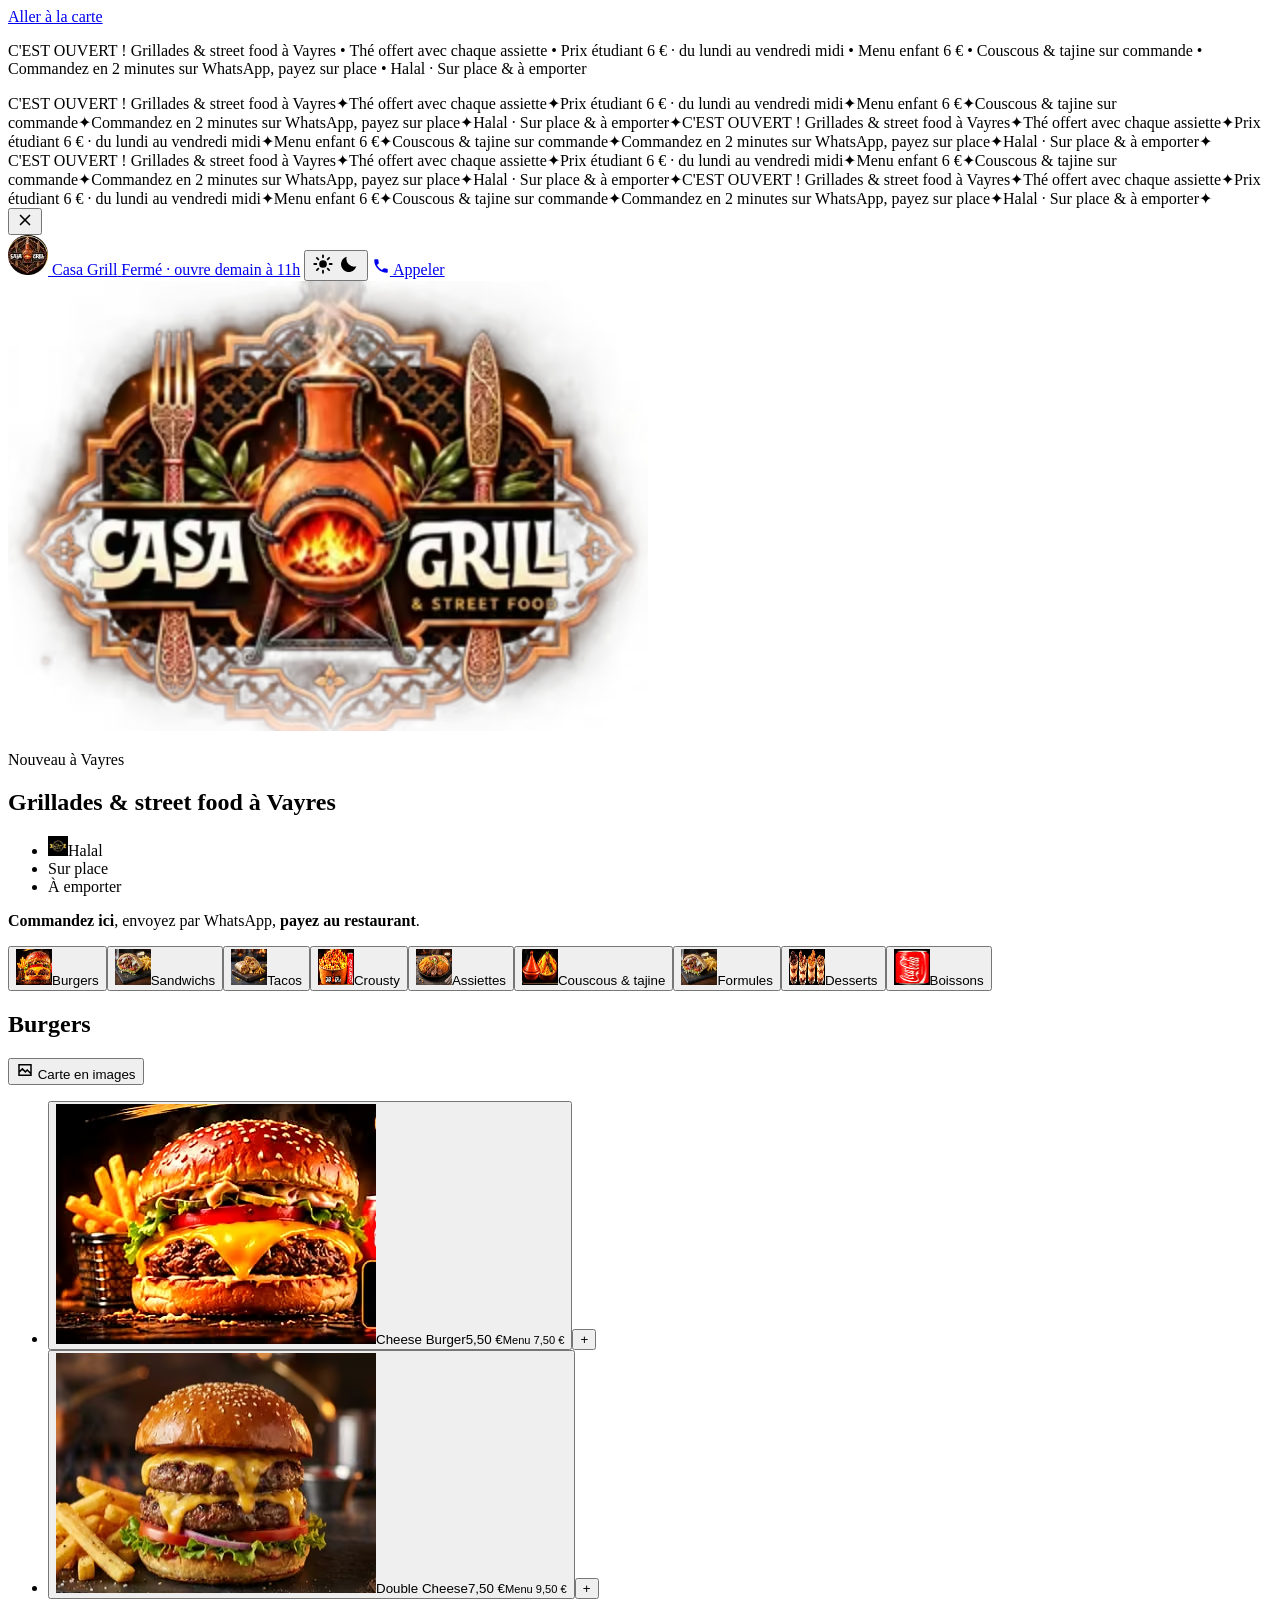
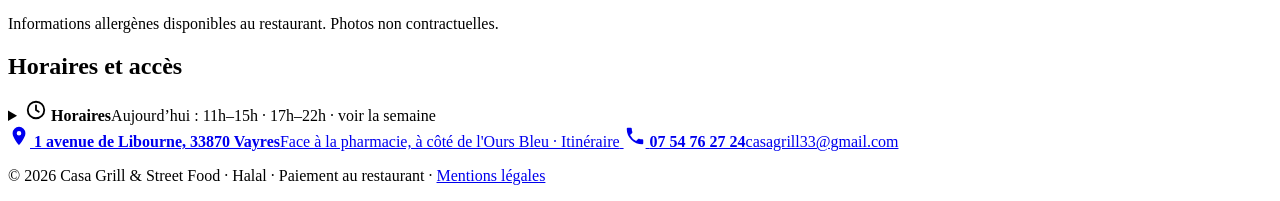
<file: src/index.html>
<!doctype html>
<html lang="fr" data-theme="dark">
<head>
<meta charset="utf-8">
<meta name="viewport" content="width=device-width, initial-scale=1, viewport-fit=cover">
<title>Casa Grill Vayres – Kebab, burgers, tacos &amp; grillades halal</title>
<meta name="description" content="Casa Grill &amp; Street Food à Vayres (33870), près de Libourne : kebab, burgers, tacos, crousty et assiettes grillées halal. Sur place, à emporter, commande par WhatsApp au 07 54 76 27 24.">
<link rel="canonical" href="https://casagrill-vayres.fr/">
<meta name="theme-color" content="#120d09">
<meta name="color-scheme" content="dark light">
<meta property="og:type" content="restaurant">
<meta property="og:locale" content="fr_FR">
<meta property="og:site_name" content="Casa Grill Vayres">
<meta property="og:title" content="Casa Grill Vayres – Kebab, burgers, tacos &amp; grillades halal">
<meta property="og:description" content="Grillades et street food halal à Vayres. Sur place &amp; à emporter. Commandez en ligne via WhatsApp.">
<meta property="og:url" content="https://casagrill-vayres.fr/">
<meta property="og:image" content="https://casagrill-vayres.fr/img/og-image.jpg">
<meta property="og:image:width" content="1200">
<meta property="og:image:height" content="630">
<meta property="og:image:alt" content="Logo Casa Grill &amp; Street Food, Vayres">
<meta name="twitter:card" content="summary_large_image">
<meta name="twitter:title" content="Casa Grill Vayres – Kebab, burgers, tacos &amp; grillades halal">
<meta name="twitter:description" content="Grillades et street food halal à Vayres. Sur place &amp; à emporter.">
<meta name="twitter:image" content="https://casagrill-vayres.fr/img/og-image.jpg">
<link rel="icon" href="img/favicon-32.png" sizes="32x32" type="image/png">
<link rel="apple-touch-icon" href="img/apple-touch-icon.png">
<link rel="manifest" href="manifest.webmanifest">
<link rel="preload" href="fonts/rakkas-latin.woff2" as="font" type="font/woff2" crossorigin>
<link rel="preload" href="fonts/figtree-latin.woff2" as="font" type="font/woff2" crossorigin>
<link rel="preload" as="image" href="img/logo-hero-sm.avif" type="image/avif" imagesrcset="img/logo-hero-sm.avif 320w, img/logo-hero.avif 640w" imagesizes="(min-width: 900px) 260px, 132px" fetchpriority="high">
<link rel="preload" href="data/menu.json" as="fetch" crossorigin>
<link rel="preload" href="data/config.json" as="fetch" crossorigin>
<script>
  // Thème : sombre par défaut, choix mémorisé.
  try { var t = localStorage.getItem('cg-theme'); if (t === 'light' || t === 'dark') document.documentElement.dataset.theme = t; } catch (e) {}
</script>
<script>/*BANNER_BOOT*/</script>
<style>/*INLINE_CSS*/</style>
<script type="application/ld+json">
{
  "@context": "https://schema.org",
  "@type": "Restaurant",
  "@id": "https://casagrill-vayres.fr/#restaurant",
  "name": "Casa Grill & Street Food",
  "alternateName": "Casa Grill Vayres",
  "description": "Restaurant halal de grillades et street food à Vayres : kebab, burgers, tacos, crousty, assiettes grillées. Sur place et à emporter.",
  "url": "https://casagrill-vayres.fr/",
  "image": ["https://casagrill-vayres.fr/img/og-image.jpg"],
  "logo": "https://casagrill-vayres.fr/img/icon-512.png",
  "telephone": "+33754762724",
  "email": "casagrill33@gmail.com",
  "priceRange": "€",
  "servesCuisine": ["Halal", "Kebab", "Burgers", "Tacos", "Grillades", "Street food", "Orientale"],
  "acceptsReservations": false,
  "hasMenu": "https://casagrill-vayres.fr/#carte",
  "address": {
    "@type": "PostalAddress",
    "streetAddress": "1 avenue de Libourne",
    "addressLocality": "Vayres",
    "postalCode": "33870",
    "addressRegion": "Nouvelle-Aquitaine",
    "addressCountry": "FR"
  },
  "geo": { "@type": "GeoCoordinates", "latitude": 44.8986, "longitude": -0.3168 },
  "openingHoursSpecification": [
    { "@type": "OpeningHoursSpecification", "dayOfWeek": ["Monday","Tuesday","Wednesday","Thursday","Friday","Saturday"], "opens": "11:00", "closes": "15:00" },
    { "@type": "OpeningHoursSpecification", "dayOfWeek": ["Monday","Tuesday","Wednesday","Thursday","Friday","Saturday"], "opens": "17:00", "closes": "22:00" },
    { "@type": "OpeningHoursSpecification", "dayOfWeek": "Sunday", "opens": "16:00", "closes": "21:00" }
  ],
  "amenityFeature": [
    { "@type": "LocationFeatureSpecification", "name": "Halal", "value": true },
    { "@type": "LocationFeatureSpecification", "name": "Sur place", "value": true },
    { "@type": "LocationFeatureSpecification", "name": "À emporter", "value": true }
  ]
}
</script>
</head>
<body>
<a class="skip" href="#carte">Aller à la carte</a>

<div class="marquee" id="marquee" role="region" aria-label="Annonce : spéciale ouverture" hidden>
  <p class="sr-only" id="marquee-sr"></p>
  <div class="marquee__viewport" aria-hidden="true">
    <div class="marquee__track" id="marquee-track"></div>
  </div>
  <button class="marquee__close" id="marquee-close" type="button" aria-label="Fermer l'annonce">
    <svg viewBox="0 0 24 24" width="18" height="18" aria-hidden="true"><path d="M6 6l12 12M18 6L6 18" stroke="currentColor" stroke-width="2.2" stroke-linecap="round"/></svg>
  </button>
</div>

<header class="site-header" id="top">
  <div class="wrap site-header__inner">
    <a class="brand" href="#top" aria-label="Casa Grill, retour en haut">
      <img src="img/logo-64.webp" srcset="img/logo-64.webp 1x, img/logo-128.webp 2x" width="40" height="40" alt="">
      <span class="brand__name">Casa Grill</span>
    </a>
    <a class="status" id="status" href="#infos" aria-live="polite"><span class="status__dot" aria-hidden="true"></span><span class="status__text">Horaires…</span></a>
    <button class="icon-btn" id="theme-toggle" type="button" aria-label="Passer en mode clair" aria-pressed="false">
      <svg class="i-sun" viewBox="0 0 24 24" width="22" height="22" aria-hidden="true"><circle cx="12" cy="12" r="4.2" fill="currentColor"/><g stroke="currentColor" stroke-width="2" stroke-linecap="round"><path d="M12 2.5v2.2M12 19.3v2.2M2.5 12h2.2M19.3 12h2.2M5.3 5.3l1.6 1.6M17.1 17.1l1.6 1.6M5.3 18.7l1.6-1.6M17.1 6.9l1.6-1.6"/></g></svg>
      <svg class="i-moon" viewBox="0 0 24 24" width="22" height="22" aria-hidden="true"><path d="M20 14.5A8.5 8.5 0 0 1 9.5 4a8.5 8.5 0 1 0 10.5 10.5z" fill="currentColor"/></svg>
    </button>
    <a class="btn btn--call btn--sm" href="tel:+33754762724" aria-label="Appeler le restaurant">
      <svg viewBox="0 0 24 24" width="18" height="18" aria-hidden="true"><path fill="currentColor" d="M6.6 10.8a15.2 15.2 0 0 0 6.6 6.6l2.2-2.2c.3-.3.7-.4 1-.2 1.1.4 2.3.6 3.6.6.6 0 1 .4 1 1V20c0 .6-.4 1-1 1A17 17 0 0 1 3 4c0-.6.4-1 1-1h3.5c.6 0 1 .4 1 1 0 1.3.2 2.5.6 3.6.1.3 0 .7-.2 1z"/></svg>
      <span>Appeler</span>
    </a>
  </div>
</header>

<main>
  <section class="hero" aria-labelledby="hero-title">
    <div class="wrap hero__inner">
      <picture class="hero__logo">
        <source type="image/avif" srcset="img/logo-hero-sm.avif 320w, img/logo-hero.avif 640w" sizes="(min-width: 900px) 260px, 132px">
        <img src="img/logo-hero-sm.webp" srcset="img/logo-hero-sm.webp 320w, img/logo-hero.webp 640w" sizes="(min-width: 900px) 260px, 132px" width="640" height="450" alt="Casa Grill &amp; Street Food" fetchpriority="high" decoding="async">
      </picture>
      <div class="hero__text">
        <p class="hero__news" id="hero-news" hidden><span class="pill pill--new" id="hero-badge">Nouveau à Vayres</span></p>
        <h1 id="hero-title">Grillades &amp; street food <span class="nowrap">à Vayres</span></h1>
        <ul class="badges" aria-label="Points forts">
          <li class="pill pill--halal"><img src="img/halal-sm.webp" width="20" height="20" alt="">Halal</li>
          <li class="pill">Sur place</li>
          <li class="pill">À emporter</li>
        </ul>
        <p class="countdown" id="countdown" hidden>
          <span class="countdown__label" id="countdown-label">Grande ouverture dans</span>
          <span class="countdown__units" role="timer" aria-live="off"><span><b id="cd-d">0</b> j</span><span><b id="cd-h">0</b> h</span><span><b id="cd-m">0</b> min</span><span><b id="cd-s">0</b> s</span></span>
        </p>
      </div>
    </div>
    <div class="wrap hero__how">
      <p><b>Commandez ici</b>, envoyez par WhatsApp, <b>payez au restaurant</b>.</p>
    </div>
  </section>

  <section class="menu-section" id="carte" aria-label="La carte">
    <nav class="tabs" id="tabs" aria-label="Catégories de la carte">
      <div class="tabs__scroller" id="tabs-scroller" role="tablist"></div>
      <button class="tabs__more" id="tabs-more" type="button" tabindex="-1" aria-hidden="true">›</button>
    </nav>
    <div class="wrap panel" id="panel" role="tabpanel" aria-labelledby="">
      <div class="panel__head">
        <h2 class="panel__title" id="panel-title">La carte</h2>
        <button class="link-btn" type="button" id="open-posters">
          <svg viewBox="0 0 24 24" width="18" height="18" aria-hidden="true"><path fill="none" stroke="currentColor" stroke-width="2" d="M4 5h16v14H4zM4 15l4.5-4.5 4 4 2.5-2.5L20 17"/></svg>
          Carte en images
        </button>
      </div>
      <p class="panel__note" id="panel-note" hidden></p>
      <ul class="grid" id="menu"></ul>
      <noscript><p class="notice">Activez JavaScript pour commander en ligne, ou appelez le <a href="tel:+33754762724">07 54 76 27 24</a>. Carte en images : <a href="img/affiche-carte-street-food.webp">street food</a>, <a href="img/affiche-carte-assiettes.webp">assiettes &amp; desserts</a>.</p></noscript>
      <p class="fine">Informations allergènes disponibles au restaurant. Photos non contractuelles.</p>
    </div>
  </section>

  <section class="infos" id="infos" aria-labelledby="infos-title">
    <div class="wrap">
      <h2 class="sr-only" id="infos-title">Horaires et accès</h2>
      <div class="info-card">
        <details class="info-row" id="hours-details">
          <summary>
            <svg viewBox="0 0 24 24" width="22" height="22" aria-hidden="true"><circle cx="12" cy="12" r="9" fill="none" stroke="currentColor" stroke-width="2"/><path d="M12 7v5l3 2" fill="none" stroke="currentColor" stroke-width="2" stroke-linecap="round"/></svg>
            <span class="info-row__text"><b>Horaires</b><span id="today-hours">Lun–sam 11h–15h · 17h–22h · Dim 16h–21h</span></span>
            <span class="chev" aria-hidden="true"></span>
          </summary>
          <table class="hours" id="hours-table">
            <caption class="sr-only">Horaires d'ouverture (heure de Paris)</caption>
            <tbody>
              <tr data-day="mon"><th scope="row">Lundi</th><td>11h–15h · 17h–22h</td></tr>
              <tr data-day="tue"><th scope="row">Mardi</th><td>11h–15h · 17h–22h</td></tr>
              <tr data-day="wed"><th scope="row">Mercredi</th><td>11h–15h · 17h–22h</td></tr>
              <tr data-day="thu"><th scope="row">Jeudi</th><td>11h–15h · 17h–22h</td></tr>
              <tr data-day="fri"><th scope="row">Vendredi</th><td>11h–15h · 17h–22h</td></tr>
              <tr data-day="sat"><th scope="row">Samedi</th><td>11h–15h · 17h–22h</td></tr>
              <tr data-day="sun"><th scope="row">Dimanche</th><td>16h–21h</td></tr>
            </tbody>
          </table>
          <p class="closures" id="closures" hidden></p>
        </details>
        <a class="info-row" href="https://www.google.com/maps/dir/?api=1&amp;destination=Casa+Grill+1+avenue+de+Libourne+33870+Vayres" target="_blank" rel="noopener">
          <svg viewBox="0 0 24 24" width="22" height="22" aria-hidden="true"><path fill="currentColor" d="M12 2a7 7 0 0 0-7 7c0 5.2 7 13 7 13s7-7.8 7-13a7 7 0 0 0-7-7zm0 9.5A2.5 2.5 0 1 1 12 6.5a2.5 2.5 0 0 1 0 5z"/></svg>
          <span class="info-row__text"><b>1 avenue de Libourne, 33870 Vayres</b><span>Face à la pharmacie, à côté de l'Ours Bleu · Itinéraire</span></span>
          <span class="chev chev--out" aria-hidden="true"></span>
        </a>
        <a class="info-row" href="tel:+33754762724">
          <svg viewBox="0 0 24 24" width="22" height="22" aria-hidden="true"><path fill="currentColor" d="M6.6 10.8a15.2 15.2 0 0 0 6.6 6.6l2.2-2.2c.3-.3.7-.4 1-.2 1.1.4 2.3.6 3.6.6.6 0 1 .4 1 1V20c0 .6-.4 1-1 1A17 17 0 0 1 3 4c0-.6.4-1 1-1h3.5c.6 0 1 .4 1 1 0 1.3.2 2.5.6 3.6.1.3 0 .7-.2 1z"/></svg>
          <span class="info-row__text"><b>07 54 76 27 24</b><span>casagrill33@gmail.com</span></span>
          <span class="chev chev--out" aria-hidden="true"></span>
        </a>
        <div class="info-row info-row--links" id="footer-delivery" hidden>
          <span class="info-row__text"><b>Livraison</b></span>
          <div class="row-btns" id="delivery-links"></div>
        </div>
        <div class="info-row info-row--links" id="footer-social" hidden>
          <span class="info-row__text"><b>Suivez-nous</b></span>
          <div class="row-btns" id="social-links"></div>
        </div>
      </div>
    </div>
  </section>
</main>

<footer class="site-footer">
  <p class="wrap">© <span id="year">2026</span> Casa Grill &amp; Street Food · Halal · Paiement au restaurant · <a href="mentions-legales.html">Mentions légales</a></p>
</footer>

<!-- Barre panier -->
<div class="cartbar" id="cartbar" hidden>
  <button class="cartbar__btn" type="button" id="open-cart" aria-haspopup="dialog">
    <span class="cartbar__count" id="cart-count">0</span>
    <span class="cartbar__label"><span class="xs-hide">Voir ma commande</span><span class="xs-show">Commande</span></span>
    <span class="cartbar__total" id="cart-total">0,00 €</span>
  </button>
</div>

<!-- Fiche produit -->
<dialog class="sheet sheet--product" id="product-sheet" aria-labelledby="p-name">
  <form method="dialog" class="sheet__inner" id="product-form" novalidate>
    <div class="sheet__body">
      <button class="icon-btn sheet__x" type="button" data-close aria-label="Fermer"><svg viewBox="0 0 24 24" width="22" height="22" aria-hidden="true"><path d="M6 6l12 12M18 6L6 18" stroke="currentColor" stroke-width="2.2" stroke-linecap="round"/></svg></button>
      <div class="p-img" id="p-img"></div>
      <h2 class="p-name" id="p-name">Produit</h2>
      <p class="p-desc" id="p-desc"></p>
      <div id="p-variants"></div>
      <div id="p-groups"></div>
    </div>
    <div class="sheet__foot sheet__foot--row">
      <div class="stepper" aria-label="Quantité">
        <button type="button" id="p-minus" aria-label="Diminuer la quantité">−</button>
        <output id="p-qty" aria-live="polite">1</output>
        <button type="button" id="p-plus" aria-label="Augmenter la quantité">+</button>
      </div>
      <button class="btn btn--primary p-add" type="submit" id="p-add">Ajouter · 0,00 €</button>
    </div>
  </form>
</dialog>

<!-- Couscous / tajine sur commande -->
<dialog class="sheet sheet--product" id="request-sheet" aria-labelledby="r-title">
  <form class="sheet__inner" id="request-form" novalidate>
    <div class="sheet__body">
      <button class="icon-btn sheet__x" type="button" data-close aria-label="Fermer"><svg viewBox="0 0 24 24" width="22" height="22" aria-hidden="true"><path d="M6 6l12 12M18 6L6 18" stroke="currentColor" stroke-width="2.2" stroke-linecap="round"/></svg></button>
      <div class="p-img"><picture><source type="image/avif" srcset="img/couscous.avif"><img src="img/couscous.webp" width="480" height="232" alt="Tajine et couscous" loading="lazy"></picture></div>
      <h2 class="p-name" id="r-title">Couscous &amp; tajine</h2>
      <p class="p-desc">Préparés uniquement sur commande. Envoyez votre demande : le restaurant vous confirme le jour, l'heure et le prix.</p>
      <fieldset class="group">
        <legend>Votre plat</legend>
        <div class="opts">
          <label class="opt"><input type="radio" name="r-plat" id="r-plat-couscous" value="Couscous" checked><span>Couscous</span></label>
          <label class="opt"><input type="radio" name="r-plat" id="r-plat-tajine" value="Tajine"><span>Tajine</span></label>
        </div>
      </fieldset>
      <div class="form-grid">
        <div class="field">
          <label for="r-people">Personnes</label>
          <input id="r-people" type="number" inputmode="numeric" min="1" max="50" value="2" required>
        </div>
        <div class="field">
          <label for="r-date">Pour le</label>
          <input id="r-date" type="date" required>
        </div>
      </div>
      <div class="field">
        <label for="r-name">Prénom</label>
        <input id="r-name" type="text" autocomplete="given-name" maxlength="40" required>
      </div>
      <div class="field">
        <label for="r-notes">Précisions <span class="muted">(viande, heure, sur place ou à emporter…)</span></label>
        <textarea id="r-notes" rows="2" maxlength="400"></textarea>
      </div>
      <p class="err" id="r-err" hidden>Indiquez votre prénom, le nombre de personnes et la date.</p>
    </div>
    <div class="sheet__foot">
      <a class="btn btn--wa btn--block" id="r-wa" href="https://wa.me/33754762724" target="_blank" rel="noopener">
        <svg viewBox="0 0 24 24" width="22" height="22" aria-hidden="true"><path fill="currentColor" d="M12 2a10 10 0 0 0-8.6 15.1L2 22l5-1.3A10 10 0 1 0 12 2zm0 18.2a8.2 8.2 0 0 1-4.2-1.2l-.3-.2-3 .8.8-2.9-.2-.3A8.2 8.2 0 1 1 12 20.2z"/></svg>
        Demander sur WhatsApp
      </a>
      <a class="btn btn--ghost btn--block" href="tel:+33754762724">Appeler le 07 54 76 27 24</a>
    </div>
  </form>
</dialog>

<!-- Tiroir commande -->
<dialog class="sheet sheet--tall" id="cart-sheet" aria-labelledby="cart-title">
  <div class="sheet__inner">
    <div class="sheet__head">
      <h2 id="cart-title">Ma commande</h2>
      <button class="icon-btn" type="button" data-close aria-label="Fermer"><svg viewBox="0 0 24 24" width="22" height="22" aria-hidden="true"><path d="M6 6l12 12M18 6L6 18" stroke="currentColor" stroke-width="2.2" stroke-linecap="round"/></svg></button>
    </div>
    <div class="sheet__body" id="cart-body">
      <ul class="lines" id="cart-lines"></ul>
      <p class="empty" id="cart-empty" hidden>Votre panier est vide.</p>
      <form id="order-form" class="order-form" novalidate>
        <fieldset class="seg">
          <legend>Mode</legend>
          <label><input type="radio" name="mode" value="À emporter" checked><span>À emporter</span></label>
          <label><input type="radio" name="mode" value="Sur place"><span>Sur place</span></label>
        </fieldset>
        <div class="field">
          <label for="f-name">Prénom</label>
          <input id="f-name" name="name" type="text" autocomplete="given-name" required maxlength="40" aria-describedby="e-name">
          <p class="err" id="e-name" hidden>Indiquez votre prénom.</p>
        </div>
        <div class="field">
          <label for="f-phone">Téléphone</label>
          <input id="f-phone" name="phone" type="tel" inputmode="tel" autocomplete="tel" required placeholder="06 12 34 56 78" aria-describedby="e-phone">
          <p class="err" id="e-phone" hidden>Numéro français attendu : 06…, 07… ou +33…</p>
        </div>
        <div class="field">
          <label for="f-time">Heure souhaitée</label>
          <select id="f-time" name="time" required aria-describedby="time-hint"></select>
          <p class="hint" id="time-hint"></p>
          <p class="warn" id="student-warn" hidden>La formule étudiant est valable du lundi au vendredi, de 11h à 15h. Choisissez un créneau dans cette plage, ou retirez-la.</p>
        </div>
        <div class="field">
          <label for="f-notes">Précisions <span class="muted">(sauces, sans oignons, viandes du tacos…)</span></label>
          <textarea id="f-notes" name="notes" rows="3" maxlength="500"></textarea>
        </div>
      </form>
    </div>
    <div class="sheet__foot">
      <p class="total-line"><span>Total</span><strong id="sheet-total">0,00 €</strong></p>
      <a class="btn btn--wa btn--block" id="wa-link" href="https://wa.me/33754762724" target="_blank" rel="noopener">
        <svg viewBox="0 0 24 24" width="22" height="22" aria-hidden="true"><path fill="currentColor" d="M12 2a10 10 0 0 0-8.6 15.1L2 22l5-1.3A10 10 0 1 0 12 2zm0 18.2a8.2 8.2 0 0 1-4.2-1.2l-.3-.2-3 .8.8-2.9-.2-.3A8.2 8.2 0 1 1 12 20.2zm4.5-6.1c-.2-.1-1.5-.7-1.7-.8-.2-.1-.4-.1-.6.1l-.8 1c-.1.2-.3.2-.5.1a6.7 6.7 0 0 1-3.3-2.9c-.3-.4.2-.4.7-1.4.1-.2 0-.3 0-.4l-.8-1.8c-.2-.5-.4-.4-.6-.4h-.5a1 1 0 0 0-.7.3 3 3 0 0 0-.9 2.2 5.2 5.2 0 0 0 1.1 2.7 11.8 11.8 0 0 0 4.5 4c1.7.7 2.3.8 3.2.6.5-.1 1.5-.6 1.7-1.2.2-.6.2-1.1.2-1.2-.1-.1-.3-.2-.5-.3z"/></svg>
        Envoyer sur WhatsApp
      </a>
      <div class="row-btns row-btns--split">
        <a class="btn btn--ghost" href="tel:+33754762724">Appeler le restaurant</a>
        <button class="btn btn--ghost" type="button" id="copy-order">Copier la commande</button>
      </div>
      <p class="fine center">Paiement au restaurant. Commande confirmée par le restaurant après réception.</p>
    </div>
  </div>
</dialog>

<!-- Confirmation -->
<dialog class="sheet" id="sent-sheet" aria-labelledby="sent-title">
  <div class="sheet__inner">
    <div class="sheet__body center">
      <p class="sent-icon" aria-hidden="true">✓</p>
      <h2 id="sent-title">Commande prête dans WhatsApp</h2>
      <p>Appuyez sur <b>Envoyer</b> dans WhatsApp. Le restaurant vous confirme la commande dès réception.</p>
      <p class="muted">Votre panier a été vidé. WhatsApp ne s'est pas ouvert ?</p>
    </div>
    <div class="sheet__foot">
      <button class="btn btn--ghost btn--block" type="button" id="restore-cart">Revenir à ma commande</button>
      <button class="btn btn--primary btn--block" type="button" data-close>Terminé</button>
    </div>
  </div>
</dialog>

<!-- Affiches -->
<dialog class="lightbox" id="posters" aria-labelledby="posters-title">
  <div class="lightbox__head">
    <h2 id="posters-title">La carte en images</h2>
    <p class="muted lightbox__hint">4 affiches · glissez, touchez pour zoomer</p>
    <button class="icon-btn" type="button" data-close aria-label="Fermer"><svg viewBox="0 0 24 24" width="22" height="22" aria-hidden="true"><path d="M6 6l12 12M18 6L6 18" stroke="currentColor" stroke-width="2.2" stroke-linecap="round"/></svg></button>
  </div>
  <div class="lightbox__track" id="posters-track">
    <figure><button type="button" class="zoomable" aria-label="Zoomer : burgers, sandwichs, tacos, crousty, formules"><img data-src="img/affiche-carte-street-food.webp" width="1600" height="1618" alt="Affiche : burgers, sandwichs, tacos, crousty, prix étudiant et menu enfant"></button></figure>
    <figure><button type="button" class="zoomable" aria-label="Zoomer : assiettes, desserts, boissons"><img data-src="img/affiche-carte-assiettes.webp" width="1380" height="2000" alt="Affiche : assiettes et grillades, desserts maison, boissons"></button></figure>
    <figure><button type="button" class="zoomable" aria-label="Zoomer : burgers et assiettes"><img data-src="img/affiche-burgers-assiettes.webp" width="1600" height="1132" alt="Affiche : burgers, sandwichs, tacos, crousty, assiettes et grillades"></button></figure>
    <figure><button type="button" class="zoomable" aria-label="Zoomer : desserts, boissons, infos"><img data-src="img/affiche-desserts-infos.webp" width="1600" height="1132" alt="Affiche : formules, desserts, boissons, horaires et contact"></button></figure>
  </div>
</dialog>

<div class="toast" id="toast" role="status" aria-live="polite"></div>


<script src="js/app.js" defer></script>
</body>
</html>
</file>
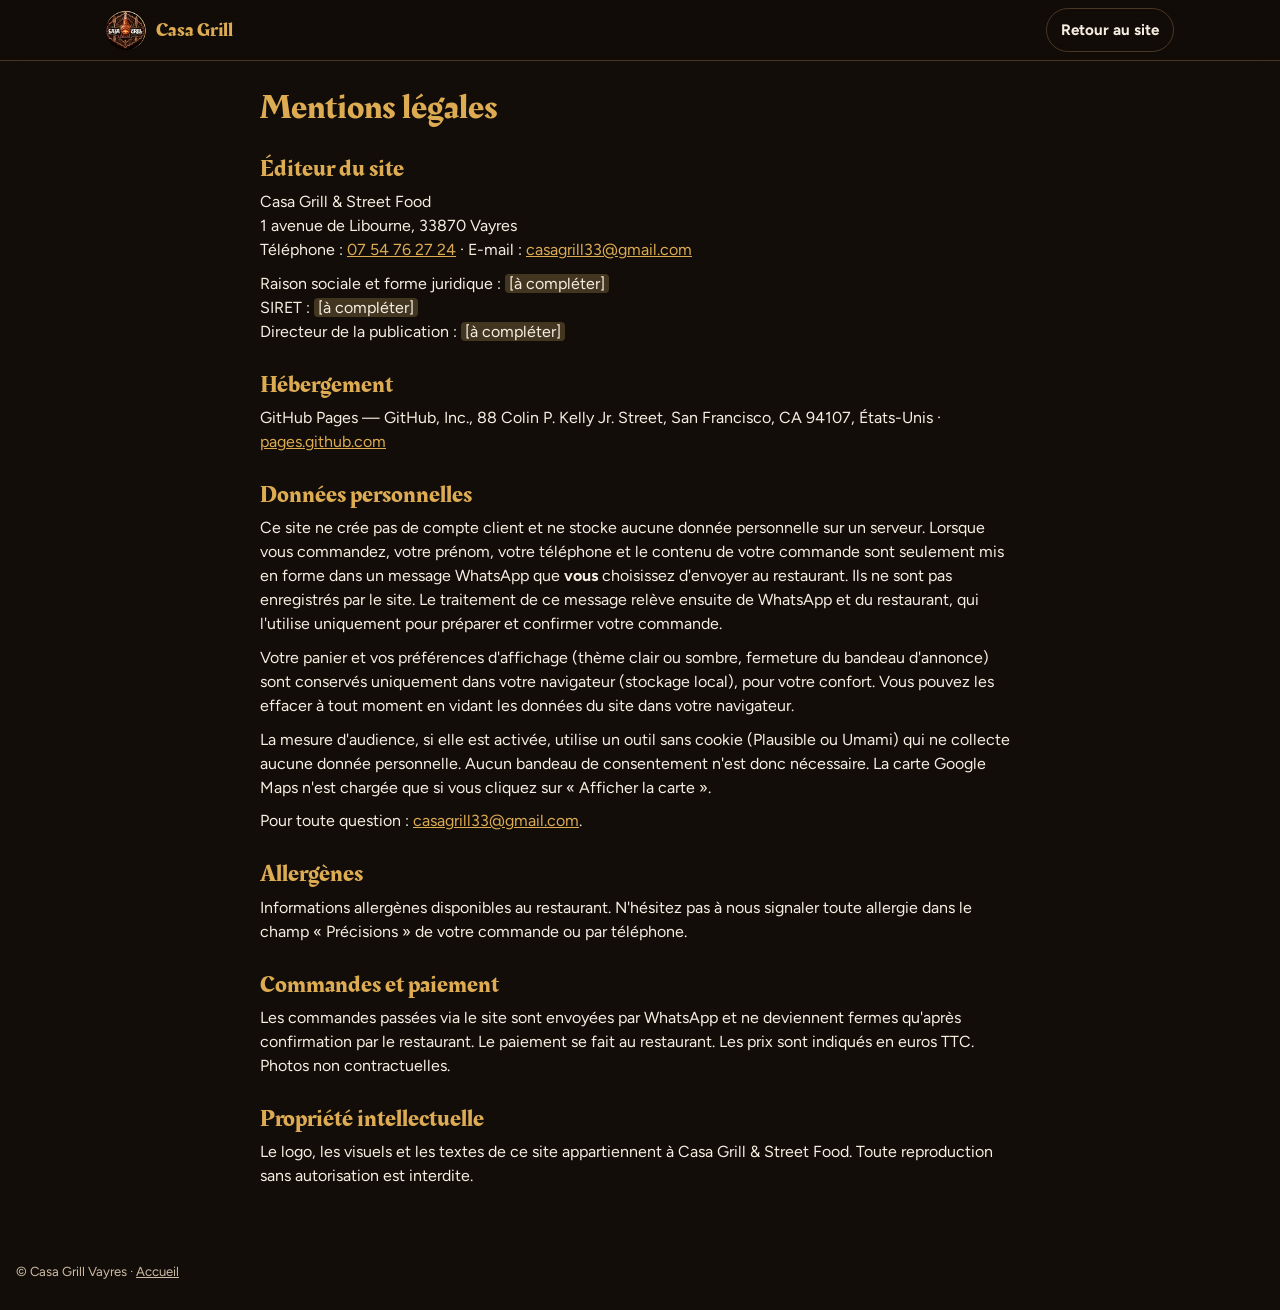
<file: mentions-legales.html>
<!doctype html>
<html lang="fr" data-theme="dark">
<head>
<meta charset="utf-8">
<meta name="viewport" content="width=device-width, initial-scale=1, viewport-fit=cover">
<title>Mentions légales – Casa Grill Vayres</title>
<meta name="description" content="Mentions légales, données personnelles et informations allergènes du restaurant Casa Grill & Street Food à Vayres.">
<link rel="canonical" href="https://alph3789-sketch.github.io/casa-grill-vayres/mentions-legales.html">
<meta name="theme-color" content="#120d09">
<link rel="icon" href="img/favicon-32.png" sizes="32x32" type="image/png">
<link rel="apple-touch-icon" href="img/apple-touch-icon.png">
<link rel="manifest" href="manifest.webmanifest">
<script>try { var t = localStorage.getItem('cg-theme'); if (t === 'light' || t === 'dark') document.documentElement.dataset.theme = t; } catch (e) {}</script>
<style>@font-face{font-family:"Rakkas";src:url(fonts/rakkas-latin.woff2) format("woff2");font-weight:400;font-display:swap;unicode-range:U+0000-00FF,U+0131,U+0152-0153,U+02BB-02BC,U+02C6,U+02DA,U+02DC,U+2000-206F,U+20AC,U+2122,U+2212}@font-face{font-family:"Figtree";src:url(fonts/figtree-latin.woff2) format("woff2");font-weight:300 900;font-display:swap;unicode-range:U+0000-00FF,U+0131,U+0152-0153,U+02BB-02BC,U+02C6,U+02DA,U+02DC,U+2000-206F,U+20AC,U+2122,U+2212}:root{--bg:#120d09;--bg-2:#1a130e;--surface:#211812;--surface-2:#2c2018;--line:#4a3726;--text:#f7eee2;--muted:#cdbba5;--gold:#dcab52;--gold-2:#f0c879;--on-gold:#1b120a;--cta:#a8481e;--cta-hover:#bf5626;--on-cta:#fff;--wa:#1c8a4c;--ok:#4fc27d;--err:#ff8a73;--warn:#f0c879;--hero-bg:#0d0907;--hero-text:#f7eee2;--radius:14px;--radius-sm:10px;--header-h:60px;--font-display:"Rakkas",Georgia,"Times New Roman",serif;--font:"Figtree",system-ui,-apple-system,"Segoe UI",Roboto,sans-serif;--shadow:0 10px 30px rgba(0,0,0,.35);--star:url("data:image/svg+xml,%3Csvg xmlns='http://www.w3.org/2000/svg' width='72' height='72' viewBox='0 0 72 72'%3E%3Cg fill='none' stroke='%23dcab52' stroke-width='1.2'%3E%3Crect x='24' y='24' width='24' height='24'/%3E%3Crect x='24' y='24' width='24' height='24' transform='rotate(45 36 36)'/%3E%3C/g%3E%3C/svg%3E");color-scheme:dark}:root[data-theme="light"]{--bg:#faf4ea;--bg-2:#f3eadc;--surface:#fffaf3;--surface-2:#f1e5d3;--line:#dcc8ad;--text:#22170f;--muted:#5c4836;--gold:#82530e;--gold-2:#6e450a;--on-gold:#fff;--cta:#a8481e;--cta-hover:#8f3c17;--wa:#157a42;--ok:#1d7a45;--err:#b3261e;--warn:#7a4a00;--shadow:0 10px 30px rgba(70,40,10,.15);color-scheme:light}*,*::before,*::after{box-sizing:border-box}html{-webkit-text-size-adjust:100%;scroll-behavior:smooth;scroll-padding-top:calc(var(--header-h) + 64px)}@media (prefers-reduced-motion:reduce){html{scroll-behavior:auto}}body{margin:0;background:var(--bg);color:var(--text);font:400 1rem/1.5 var(--font);-webkit-font-smoothing:antialiased;overflow-x:hidden}body.cart-open{padding-bottom:0}img{max-width:100%;height:auto;display:block}a{color:var(--gold)}h1,h2,h3{font-family:var(--font-display);font-weight:400;line-height:1.1;margin:0}p{margin:0 0 .6em}button,input,select,textarea{font:inherit;color:inherit}:focus-visible{outline:3px solid var(--gold-2);outline-offset:2px;border-radius:6px}.sr-only{position:absolute!important;width:1px;height:1px;overflow:hidden;clip:rect(0 0 0 0);white-space:nowrap}.skip{position:absolute;left:8px;top:-60px;z-index:100;background:var(--gold);color:var(--on-gold);padding:10px 14px;border-radius:8px;font-weight:700}.skip:focus{top:8px}.wrap{width:100%;max-width:1100px;margin:0 auto;padding:0 16px}.nowrap{white-space:nowrap}.muted{color:var(--muted)}.center{text-align:center}.fine{font-size:.85rem;color:var(--muted);margin-top:12px}[hidden]{display:none!important}.bn #marquee[hidden]{display:flex!important}.hn #hero-news[hidden]{display:block!important}.btn{display:inline-flex;align-items:center;justify-content:center;gap:8px;min-height:48px;padding:0 20px;border-radius:999px;border:1.5px solid transparent;font-weight:700;text-decoration:none;cursor:pointer;white-space:nowrap;transition:background .15s,border-color .15s,transform .1s;-webkit-tap-highlight-color:transparent}.btn:active{transform:scale(.98)}.btn--sm{min-height:44px;padding:0 14px;font-size:.95rem}.btn--block{width:100%}.btn--primary{background:var(--cta);color:var(--on-cta)}.btn--primary:hover{background:var(--cta-hover)}.btn--ghost{background:transparent;border-color:var(--line);color:var(--text)}.btn--ghost:hover{border-color:var(--gold)}.btn--call{background:var(--gold);color:var(--on-gold)}.btn--wa{background:var(--wa);color:#fff;font-size:1.05rem;min-height:52px}.icon-btn{display:inline-grid;place-items:center;width:44px;height:44px;border-radius:50%;border:1.5px solid var(--line);background:transparent;cursor:pointer;color:var(--text);flex:none}.icon-btn:hover{border-color:var(--gold)}.row-btns{display:flex;flex-wrap:wrap;gap:10px;margin-top:14px}.row-btns--split>*{flex:1 1 0;min-width:0;padding:0 10px;font-size:.92rem}.marquee{position:relative;display:flex;align-items:center;min-height:40px;background:linear-gradient(90deg,#5a2a12,#7a3a18 50%,#5a2a12);color:#f6cf7f;font-family:var(--font-display);font-size:1rem;letter-spacing:.04em;overflow:hidden;border-bottom:1px solid #9b5a2a}.marquee__viewport{flex:1;overflow:hidden;mask-image:linear-gradient(90deg,transparent,#000 24px,#000 calc(100% - 24px),transparent);-webkit-mask-image:linear-gradient(90deg,transparent,#000 24px,#000 calc(100% - 24px),transparent)}.marquee__track{display:flex;width:max-content;animation:marquee var(--marquee-dur,30s) linear infinite}.marquee__group{display:flex;flex:none;align-items:center}.marquee__item{padding:0 18px;white-space:nowrap}.marquee__sep{color:#ffdc8f;opacity:.85}.marquee:hover .marquee__track,.marquee.is-paused .marquee__track{animation-play-state:paused}@keyframes marquee{from{transform:translate3d(0,0,0)}to{transform:translate3d(-50%,0,0)}}.marquee__close{flex:none;width:44px;height:40px;display:grid;place-items:center;background:transparent;border:0;color:#ffdc8f;cursor:pointer}.marquee.is-static .marquee__viewport{mask-image:none;-webkit-mask-image:none}.marquee.is-static .marquee__track{animation:none;width:auto;justify-content:center;padding:6px 0;text-align:center}.marquee.is-static .marquee__item{white-space:normal;font-size:.92rem;padding:0 4px 0 16px}@media (prefers-reduced-motion:reduce){.marquee__track{animation:none}}.site-header{position:sticky;top:0;z-index:40;background:color-mix(in srgb,var(--bg) 92%,transparent);backdrop-filter:saturate(1.4) blur(10px);-webkit-backdrop-filter:saturate(1.4) blur(10px);border-bottom:1px solid var(--line)}.site-header__inner{display:flex;align-items:center;gap:10px;height:var(--header-h)}.brand{display:flex;align-items:center;gap:10px;text-decoration:none;color:var(--text);flex:none;min-height:44px}.brand img{width:40px;height:40px;border-radius:50%}.brand__name{font-family:var(--font-display);font-size:1.25rem;color:var(--gold)}.status{color:var(--text);text-decoration:none;min-height:44px;display:flex;align-items:center;gap:7px;margin:0 auto 0 4px;font-size:.88rem;font-weight:600;line-height:1.15;min-width:0}.status__text{overflow:hidden;text-overflow:ellipsis;display:-webkit-box;-webkit-line-clamp:2;-webkit-box-orient:vertical}.status__dot{width:10px;height:10px;border-radius:50%;background:var(--muted);flex:none}.status.is-open .status__dot{background:var(--ok);box-shadow:0 0 0 4px color-mix(in srgb,var(--ok) 25%,transparent)}.status.is-closed .status__dot{background:var(--err)}.status.is-soon .status__dot{background:var(--warn)}#theme-toggle .i-moon{display:none}:root[data-theme="light"] #theme-toggle .i-sun{display:none}:root[data-theme="light"] #theme-toggle .i-moon{display:block}@media (max-width:420px){.brand__name{display:none}.btn--call span{display:none}.btn--call{width:44px;padding:0}}.hero{position:relative;background:radial-gradient(120% 120% at 20% 0%,#3a1c0c 0%,var(--hero-bg) 70%);color:var(--hero-text);overflow:hidden;isolation:isolate;border-bottom:1px solid #3a2a1c}.hero::before{content:"";position:absolute;inset:0;background:var(--star) 0 0/72px 72px;opacity:.07;z-index:-1}.hero__inner{display:flex;align-items:center;gap:12px;padding-top:12px;padding-bottom:6px}.hero__logo{flex:none}.hero__logo img{width:112px;height:auto;aspect-ratio:640/450}.hero__text{display:grid;gap:6px;min-width:0}.hero h1{font-size:clamp(1.25rem,5.2vw,2.6rem);color:#f6d38a;text-wrap:balance;margin:0}.badges{display:flex;flex-wrap:wrap;gap:6px;list-style:none;padding:0;margin:0}.pill{display:inline-flex;align-items:center;gap:5px;min-height:26px;padding:2px 10px;border-radius:999px;border:1px solid #7b5a37;background:rgba(255,220,150,.06);font-size:.8rem;font-weight:700;color:#f7eee2}.pill--halal{border-color:#dcab52;color:#f6d38a;padding-left:4px}.pill--halal img{width:20px;height:20px;border-radius:50%}.pill--new{background:#a8481e;border-color:#d2753f;color:#fff;text-transform:uppercase;letter-spacing:.06em;font-size:.7rem}.hero__news{margin:0}.hero__how{padding-bottom:12px}.hero__how p{margin:0;font-size:.88rem;color:#e3cfb3}.hero__how b{color:#f6d38a}.countdown{display:flex;flex-wrap:wrap;align-items:center;gap:6px;margin:0;font-size:.78rem;color:#e3cfb3}.countdown__units{display:flex;gap:4px}.countdown__units>span{padding:2px 6px;border:1px solid #6b4c33;border-radius:8px;background:rgba(0,0,0,.35)}.countdown b{font-family:var(--font-display);font-weight:400;font-size:1rem;color:#f6d38a;font-variant-numeric:tabular-nums}@media (min-width:900px){.hero__inner{gap:28px;padding-top:22px;padding-bottom:8px}.hero__logo img{width:260px}.hero__how{padding-bottom:20px}}.tabs{position:sticky;top:var(--header-h);z-index:30;background:var(--bg);border-bottom:1px solid var(--line)}.tabs__scroller{display:flex;gap:6px;overflow-x:auto;scrollbar-width:none;padding:8px 16px;max-width:1100px;margin:0 auto;--fade-l:0px;--fade-r:28px;mask-image:linear-gradient(90deg,transparent 0,#000 var(--fade-l),#000 calc(100% - var(--fade-r)),transparent 100%);-webkit-mask-image:linear-gradient(90deg,transparent 0,#000 var(--fade-l),#000 calc(100% - var(--fade-r)),transparent 100%)}.tabs__scroller::-webkit-scrollbar{display:none}.tabs{position:sticky}.tabs__more{position:absolute;right:6px;top:50%;transform:translateY(-50%);width:36px;height:36px;border-radius:50%;border:1.5px solid var(--gold);background:var(--bg);color:var(--gold);font-size:1.5rem;line-height:1;font-weight:700;cursor:pointer;display:grid;place-items:center;padding:0 0 3px;box-shadow:0 0 0 6px var(--bg)}.tabs__scroller:not(.at-start){--fade-l:28px}.tabs__scroller.at-end{--fade-r:0px}.tab{flex:none;display:inline-flex;align-items:center;gap:8px;min-height:48px;padding:4px 14px 4px 5px;border-radius:999px;border:1.5px solid var(--line);background:var(--surface);cursor:pointer;font-weight:700;font-size:.9rem;white-space:nowrap;color:var(--text)}.tab img{width:36px;height:36px;border-radius:50%;object-fit:cover;background:#000}.tab[aria-selected="true"]{background:var(--gold);border-color:var(--gold);color:var(--on-gold)}.menu-section{padding:0 0 18px}.panel{padding-top:12px}.panel__head{display:flex;align-items:center;justify-content:space-between;gap:10px;margin-bottom:6px}.panel__title{font-size:1.6rem;color:var(--gold)}.panel__note{color:var(--muted);font-size:.88rem;margin:0 0 10px;padding:8px 12px;border-radius:10px;background:var(--surface);border:1px solid var(--line)}.link-btn{display:inline-flex;align-items:center;gap:6px;min-height:44px;padding:0 4px;border:0;background:none;color:var(--gold);font-weight:700;font-size:.88rem;cursor:pointer;white-space:nowrap}.grid{list-style:none;margin:0;padding:0;display:grid;grid-template-columns:repeat(2,minmax(0,1fr));gap:10px}.grid--3{grid-template-columns:repeat(3,minmax(0,1fr));gap:8px}.grid--3 .tile__img{aspect-ratio:3/4}.grid--3 .tile__name{font-size:.86rem}@media (min-width:700px){.grid{grid-template-columns:repeat(3,minmax(0,1fr))}.grid--3{grid-template-columns:repeat(5,minmax(0,1fr))}}@media (min-width:1000px){.grid{grid-template-columns:repeat(4,minmax(0,1fr));gap:14px}.grid--3{grid-template-columns:repeat(7,minmax(0,1fr))}}.grid>li{display:flex}.tile{position:relative;display:flex;width:100%;border-radius:16px;border:1px solid var(--line);background:var(--surface);overflow:hidden;transition:border-color .15s}.tile:hover,.tile.in-cart{border-color:var(--gold)}.tile__open{display:flex;flex-direction:column;width:100%;padding:0 0 12px;border:0;background:none;text-align:left;cursor:pointer;color:inherit}.tile__open:active{transform:scale(.99)}.tile__img{position:relative;display:block;aspect-ratio:16/11;background:#0b0806;margin-bottom:8px}.tile__img{overflow:hidden}.tile__pic{position:absolute;inset:0;display:block}.tile__pic img{display:block;width:100%;height:100%}.tile__pic img{object-fit:cover}.grid--3 .tile__pic img{object-fit:contain}.tile__img::after{content:"";position:absolute;inset:auto 0 0;height:30%;background:linear-gradient(transparent,rgba(0,0,0,.35));pointer-events:none}.tile__badge{position:absolute;left:6px;top:6px;z-index:1;padding:2px 8px;border-radius:999px;background:#a8481e;color:#fff;font-size:.7rem;font-weight:800}.tile__name{padding:0 10px;font-weight:800;font-size:.95rem;line-height:1.2}.tile__desc{padding:2px 10px 0;color:var(--muted);font-size:.78rem;line-height:1.3;display:-webkit-box;-webkit-line-clamp:2;-webkit-box-orient:vertical;overflow:hidden}.tile__price{display:grid;margin-top:auto;padding:8px 56px 0 10px;font-weight:800;color:var(--gold);font-variant-numeric:tabular-nums;font-size:.98rem;line-height:1.15;min-height:44px;align-content:end}.tile__price small{color:var(--muted);font-weight:600;font-size:.72rem}.tile__add{position:absolute;right:8px;bottom:8px;display:grid;place-items:center;width:44px;height:44px;border-radius:50%;border:0;background:var(--cta);color:#fff;font-size:1.5rem;line-height:1;font-weight:700;cursor:pointer;padding:0 0 2px}.tile__add:active{transform:scale(.92)}.tile__count{position:absolute;right:6px;top:6px;z-index:1;display:grid;place-items:center;min-width:28px;height:28px;padding:0 7px;border-radius:999px;background:var(--gold);color:var(--on-gold);font-weight:800;font-size:.85rem;box-shadow:0 2px 8px rgba(0,0,0,.4)}.grid--3 .tile__price{padding-right:10px;padding-bottom:44px;font-size:.9rem;min-height:0}.grid--3 .tile__add{width:40px;height:40px;right:6px;bottom:6px}.infos{padding:6px 0 18px}.info-card{background:var(--surface);border:1px solid var(--line);border-radius:16px;overflow:hidden}.info-row{display:flex;align-items:center;gap:12px;min-height:60px;padding:10px 14px;border-top:1px solid var(--line);color:var(--text);text-decoration:none}.info-card>.info-row:first-child{border-top:0}details.info-row{display:block;padding:0}details.info-row summary{display:flex;align-items:center;gap:12px;min-height:60px;padding:10px 14px;cursor:pointer;list-style:none}details.info-row summary::-webkit-details-marker{display:none}.info-row svg{color:var(--gold);flex:none}.info-row__text{display:grid;flex:1;min-width:0;font-size:.9rem}.info-row__text span{color:var(--muted);font-size:.84rem}.chev{width:10px;height:10px;border-right:2px solid var(--muted);border-bottom:2px solid var(--muted);transform:rotate(45deg);flex:none;margin-right:4px;transition:transform .2s}details[open] .chev{transform:rotate(-135deg)}.chev--out{transform:rotate(-45deg)}details .hours{margin:0 14px 12px;width:calc(100% - 28px)}.info-row--links{flex-wrap:wrap}.info-row--links .row-btns{margin:0}.hours{width:100%;border-collapse:collapse;font-size:.92rem}.hours th,.hours td{padding:8px 6px;text-align:left;border-bottom:1px solid var(--line)}.hours th{font-weight:600}.hours td{text-align:right;font-variant-numeric:tabular-nums}.hours tr.is-today{background:color-mix(in srgb,var(--gold) 16%,transparent)}.hours tr.is-today th{color:var(--gold);font-weight:800}.closures{margin:0 14px 12px;color:var(--warn);font-weight:600}.site-footer{padding:4px 0 calc(96px + env(safe-area-inset-bottom));font-size:.82rem;color:var(--muted)}.site-footer p{margin:0}.site-footer a{color:var(--muted)}.cartbar{position:fixed;left:0;right:0;bottom:0;z-index:50;padding:10px 12px calc(10px + env(safe-area-inset-bottom));background:linear-gradient(transparent,color-mix(in srgb,var(--bg) 85%,transparent) 30%);pointer-events:none}.cartbar__btn{pointer-events:auto;display:flex;align-items:center;gap:12px;width:100%;max-width:560px;margin:0 auto;min-height:56px;padding:0 18px 0 10px;border:0;border-radius:999px;background:var(--cta);color:#fff;font-weight:800;font-size:1.02rem;cursor:pointer;box-shadow:var(--shadow);white-space:nowrap}.cartbar__btn:hover{background:var(--cta-hover)}.cartbar__count{display:inline-grid;place-items:center;min-width:34px;height:34px;padding:0 8px;border-radius:999px;background:#fff;color:#8a3a17;font-variant-numeric:tabular-nums;flex:none}.cartbar__label{flex:1;min-width:0;text-align:left;overflow:hidden;text-overflow:ellipsis}.cartbar__total{flex:none;font-variant-numeric:tabular-nums}.xs-show{display:none}@media (max-width:359px){.xs-hide{display:none}.xs-show{display:inline}}.cartbar.bump .cartbar__count{animation:bump .35s}@keyframes bump{50%{transform:scale(1.25)}}@media (prefers-reduced-motion:reduce){.cartbar.bump .cartbar__count{animation:none}}dialog{color:var(--text)}.sheet{padding:0;border:0;margin:auto auto 0;width:100%;max-width:560px;max-height:min(88dvh,780px);border-radius:20px 20px 0 0;background:var(--surface);box-shadow:var(--shadow);overflow:hidden}.sheet--tall{max-height:94dvh}.sheet::backdrop{background:rgba(0,0,0,.6)}.sheet[open]{animation:sheet-up .22s ease-out}@keyframes sheet-up{from{transform:translateY(40px);opacity:.4}}@media (prefers-reduced-motion:reduce){.sheet[open]{animation:none}}@media (min-width:700px){.sheet{margin:auto;border-radius:20px}}.sheet__inner{display:flex;flex-direction:column;max-height:inherit}.sheet__head{display:flex;align-items:center;justify-content:space-between;gap:12px;padding:14px 16px 10px;border-bottom:1px solid var(--line)}.sheet__head h2{font-size:1.5rem;color:var(--gold)}.sheet__body{padding:14px 16px;overflow-y:auto;overscroll-behavior:contain;flex:1 1 auto}.sheet__foot{padding:12px 16px calc(14px + env(safe-area-inset-bottom));border-top:1px solid var(--line);display:grid;gap:10px;background:var(--surface)}.sheet__foot .row-btns{margin-top:0}.sheet__foot .fine{margin:0}.sheet--product{max-height:94dvh}.sheet__x{position:absolute;right:12px;top:12px;z-index:2;background:color-mix(in srgb,var(--surface) 85%,transparent)}.sheet--product .sheet__body{position:relative;padding-top:0}.p-img{margin:0 -16px 12px;aspect-ratio:3/2;max-height:30vh;width:calc(100% + 32px);background:#0b0806;overflow:hidden}.p-img picture,.p-img img{display:block;width:100%;height:100%}.p-img img{object-fit:cover}.p-img:empty{display:none}.sheet--product .sheet__body>.p-name:first-child,.p-img:empty+.p-name{padding-top:56px}.p-name{font-size:1.7rem;color:var(--gold);margin-bottom:4px;padding-right:48px}.p-desc{color:var(--muted);margin:0 0 14px}.group{border:0;padding:0;margin:0 0 16px;border-radius:12px}.group legend{display:flex;align-items:baseline;justify-content:space-between;gap:8px;width:100%;font-weight:800;margin-bottom:8px;padding:0}.group legend>span:first-child{display:inline-flex;align-items:center;gap:8px}.step{display:inline-grid;place-items:center;width:24px;height:24px;border-radius:50%;background:var(--surface-2);border:1.5px solid var(--line);font-style:normal;font-size:.8rem;font-weight:800}.group.is-done .step{background:var(--ok);border-color:var(--ok);color:#06210f}.p-add.is-waiting{background:var(--surface-2);color:var(--text);border-color:var(--line)}.group__hint{font-weight:600;font-size:.8rem;color:var(--muted)}.group.is-missing{outline:2px solid var(--err);outline-offset:6px}.group.is-missing .group__hint{color:var(--err)}.opts{display:grid;grid-template-columns:repeat(2,minmax(0,1fr));gap:8px}.opts--wide{grid-template-columns:1fr}.opt{position:relative;display:flex}.opt input{position:absolute;opacity:0;inset:0;width:100%;height:100%;margin:0;cursor:pointer}.opt span{display:flex;align-items:center;justify-content:space-between;gap:6px;width:100%;min-height:48px;padding:8px 12px;border-radius:12px;border:1.5px solid var(--line);background:var(--bg-2);font-weight:600}.opt input:checked+span{border-color:var(--gold);background:color-mix(in srgb,var(--gold) 18%,var(--bg-2))}.opt input:disabled+span{opacity:.45}.opt input:focus-visible+span{outline:3px solid var(--gold-2);outline-offset:2px}.opt small{color:var(--muted);font-weight:700;margin-left:auto}.opt--variant span{display:grid;grid-template-columns:1fr auto;align-items:center;text-align:left;row-gap:0}.opt--variant b{font-size:1rem}.opt--variant small{grid-column:1;grid-row:2;margin:0;font-weight:600}.opt--variant em{grid-column:2;grid-row:1 / span 2;font-style:normal;font-weight:800;color:var(--gold)}.sheet__foot--row{display:flex;align-items:center;gap:10px}.stepper{display:flex;align-items:center;gap:4px;flex:none}.stepper button{width:44px;height:44px;border-radius:50%;border:1.5px solid var(--line);background:var(--bg-2);font-size:1.3rem;font-weight:700;cursor:pointer}.stepper button:disabled{opacity:.4;cursor:default}.stepper output{min-width:24px;text-align:center;font-weight:800;font-variant-numeric:tabular-nums}.p-add{flex:1;min-width:0;min-height:52px;font-size:1.02rem}.form-grid{display:grid;grid-template-columns:1fr 1.4fr;gap:10px;margin-bottom:14px}#request-form .field{margin-bottom:14px}.lines{list-style:none;margin:0 0 12px;padding:0}.line{display:grid;grid-template-columns:1fr auto;gap:4px 10px;padding:12px 0;border-bottom:1px solid var(--line)}.line__name{font-weight:800}.line__opts{color:var(--muted);font-size:.88rem;grid-column:1}.line__price{font-weight:800;color:var(--gold);text-align:right;font-variant-numeric:tabular-nums}.qty{display:flex;align-items:center;gap:6px;grid-column:2;grid-row:2 / span 2;justify-self:end;align-self:end}.qty button{width:44px;height:44px;border-radius:50%;border:1.5px solid var(--line);background:var(--bg-2);font-size:1.3rem;font-weight:700;cursor:pointer;display:grid;place-items:center}.qty output{min-width:22px;text-align:center;font-weight:800;font-variant-numeric:tabular-nums}.empty{color:var(--muted);text-align:center;padding:20px 0}.order-form{display:grid;gap:14px}.seg{display:grid;grid-template-columns:1fr 1fr;gap:8px;border:0;padding:0;margin:0}.seg legend{font-weight:800;margin-bottom:6px;padding:0}.seg label{position:relative}.seg input{position:absolute;opacity:0;inset:0;margin:0;cursor:pointer}.seg span{display:grid;place-items:center;min-height:48px;border-radius:12px;border:1.5px solid var(--line);background:var(--bg-2);font-weight:700}.seg input:checked+span{border-color:var(--gold);background:color-mix(in srgb,var(--gold) 18%,var(--bg-2))}.seg input:focus-visible+span{outline:3px solid var(--gold-2);outline-offset:2px}.field{display:grid;gap:6px}.field label{font-weight:800}.field label .muted{font-weight:500;font-size:.88rem}.field input,.field select,.field textarea{width:100%;min-height:48px;padding:10px 12px;border-radius:12px;border:1.5px solid var(--line);background:var(--bg-2);font-size:16px}.field textarea{resize:vertical}.field input:focus,.field select:focus,.field textarea:focus{border-color:var(--gold);outline:none;box-shadow:0 0 0 3px color-mix(in srgb,var(--gold) 35%,transparent)}.field [aria-invalid="true"]{border-color:var(--err)}.err{color:var(--err);font-size:.88rem;font-weight:600;margin:0}.hint{color:var(--muted);font-size:.88rem;margin:0}.warn{color:var(--warn);font-size:.9rem;font-weight:600;margin:0;padding:8px 10px;border:1px solid currentColor;border-radius:10px}.total-line{display:flex;justify-content:space-between;align-items:baseline;margin:0;font-size:1.1rem}.total-line strong{font-size:1.35rem;color:var(--gold);font-variant-numeric:tabular-nums}.sent-icon{display:grid;place-items:center;width:64px;height:64px;margin:6px auto 10px;border-radius:50%;background:var(--wa);color:#fff;font-size:2rem;font-weight:900}#sent-title{font-size:1.6rem;color:var(--gold);margin-bottom:10px}.lightbox{padding:0;border:0;width:100vw;max-width:100vw;height:100dvh;max-height:100dvh;margin:0;background:#0b0806;color:#f7eee2}.lightbox::backdrop{background:#000}.lightbox[open]{display:flex;flex-direction:column}.lightbox__head{display:flex;align-items:center;gap:12px;padding:10px 12px 10px 16px;padding-top:calc(10px + env(safe-area-inset-top))}.lightbox__head h2{font-size:1.35rem;color:#f6d38a;margin-right:auto}.lightbox__head .icon-btn{color:#f7eee2;border-color:#6b4c33}.lightbox__hint{margin:0;font-size:.85rem;color:#cdbba5}@media (max-width:480px){.lightbox__hint{font-size:.78rem;max-width:120px;line-height:1.2}}.lightbox__track{flex:1;display:flex;gap:12px;overflow-x:auto;scroll-snap-type:x mandatory;padding:0 12px calc(12px + env(safe-area-inset-bottom));overscroll-behavior:contain}.lightbox__track figure{flex:0 0 100%;margin:0;scroll-snap-align:center;display:flex;overflow:auto;border-radius:12px;background:#000}.zoomable{padding:0;border:0;background:none;cursor:zoom-in;margin:auto;display:block;width:100%;height:100%}.zoomable img{width:100%;height:100%;object-fit:contain}.zoomable.is-zoomed{cursor:zoom-out;width:auto;height:auto;margin:0}.zoomable.is-zoomed img{width:auto;max-width:none;height:auto;min-width:220%}@media (min-width:900px){.zoomable.is-zoomed img{min-width:140%}}.toast{position:fixed;left:50%;bottom:calc(84px + env(safe-area-inset-bottom));transform:translate(-50%,20px);z-index:60;display:flex;align-items:center;gap:10px;max-width:calc(100% - 24px);width:max-content;padding:8px 8px 8px 16px;border-radius:999px;background:var(--text);color:var(--bg);font-weight:700;font-size:.92rem;box-shadow:var(--shadow);opacity:0;pointer-events:none;transition:opacity .2s,transform .2s}.toast span{min-width:0;overflow:hidden;text-overflow:ellipsis;white-space:nowrap;padding:6px 0}.toast button{flex:none;min-height:36px;padding:0 14px;border-radius:999px;border:0;background:var(--cta);color:#fff;font-weight:800;cursor:pointer}.toast.is-on{opacity:1;transform:translate(-50%,0);pointer-events:auto}.notice{padding:12px;border:1px solid var(--line);border-radius:var(--radius-sm)}.legal{padding:28px 0 60px;max-width:760px}.legal h1{font-size:2.2rem;color:var(--gold);margin-bottom:18px}.legal h2{font-size:1.5rem;color:var(--gold);margin:28px 0 8px}.legal p,.legal li{color:var(--text)}.todo{background:color-mix(in srgb,var(--warn) 22%,transparent);padding:0 4px;border-radius:4px}</style>
</head>
<body>
<header class="site-header">
  <div class="wrap site-header__inner">
    <a class="brand" href="./" aria-label="Casa Grill, retour à l'accueil">
      <img src="img/logo-64.webp" srcset="img/logo-64.webp 1x, img/logo-128.webp 2x" width="40" height="40" alt="">
      <span class="brand__name">Casa Grill</span>
    </a>
    <span style="margin-left:auto"></span>
    <a class="btn btn--ghost btn--sm" href="./">Retour au site</a>
  </div>
</header>
<main class="wrap legal">
  <h1>Mentions légales</h1>

  <h2>Éditeur du site</h2>
  <p>Casa Grill &amp; Street Food<br>
  1 avenue de Libourne, 33870 Vayres<br>
  Téléphone : <a href="tel:+33754762724">07 54 76 27 24</a> · E-mail : <a href="mailto:casagrill33@gmail.com">casagrill33@gmail.com</a></p>
  <p>Raison sociale et forme juridique : <span class="todo">[à compléter]</span><br>
  SIRET : <span class="todo">[à compléter]</span><br>
  Directeur de la publication : <span class="todo">[à compléter]</span></p>

  <h2>Hébergement</h2>
  <p>GitHub Pages — GitHub, Inc., 88 Colin P. Kelly Jr. Street, San Francisco, CA 94107, États-Unis · <a href="https://pages.github.com" target="_blank" rel="noopener">pages.github.com</a></p>

  <h2>Données personnelles</h2>
  <p>Ce site ne crée pas de compte client et ne stocke aucune donnée personnelle sur un serveur. Lorsque vous commandez, votre prénom, votre téléphone et le contenu de votre commande sont seulement mis en forme dans un message WhatsApp que <strong>vous</strong> choisissez d'envoyer au restaurant. Ils ne sont pas enregistrés par le site. Le traitement de ce message relève ensuite de WhatsApp et du restaurant, qui l'utilise uniquement pour préparer et confirmer votre commande.</p>
  <p>Votre panier et vos préférences d'affichage (thème clair ou sombre, fermeture du bandeau d'annonce) sont conservés uniquement dans votre navigateur (stockage local), pour votre confort. Vous pouvez les effacer à tout moment en vidant les données du site dans votre navigateur.</p>
  <p>La mesure d'audience, si elle est activée, utilise un outil sans cookie (Plausible ou Umami) qui ne collecte aucune donnée personnelle. Aucun bandeau de consentement n'est donc nécessaire. La carte Google Maps n'est chargée que si vous cliquez sur « Afficher la carte ».</p>
  <p>Pour toute question : <a href="mailto:casagrill33@gmail.com">casagrill33@gmail.com</a>.</p>

  <h2>Allergènes</h2>
  <p>Informations allergènes disponibles au restaurant. N'hésitez pas à nous signaler toute allergie dans le champ « Précisions » de votre commande ou par téléphone.</p>

  <h2>Commandes et paiement</h2>
  <p>Les commandes passées via le site sont envoyées par WhatsApp et ne deviennent fermes qu'après confirmation par le restaurant. Le paiement se fait au restaurant. Les prix sont indiqués en euros TTC. Photos non contractuelles.</p>

  <h2>Propriété intellectuelle</h2>
  <p>Le logo, les visuels et les textes de ce site appartiennent à Casa Grill &amp; Street Food. Toute reproduction sans autorisation est interdite.</p>
</main>
<footer class="site-footer" style="padding-bottom:28px">
  <p class="wrap copyright">© Casa Grill Vayres · <a href="./">Accueil</a></p>
</footer>
</body>
</html>
</file>
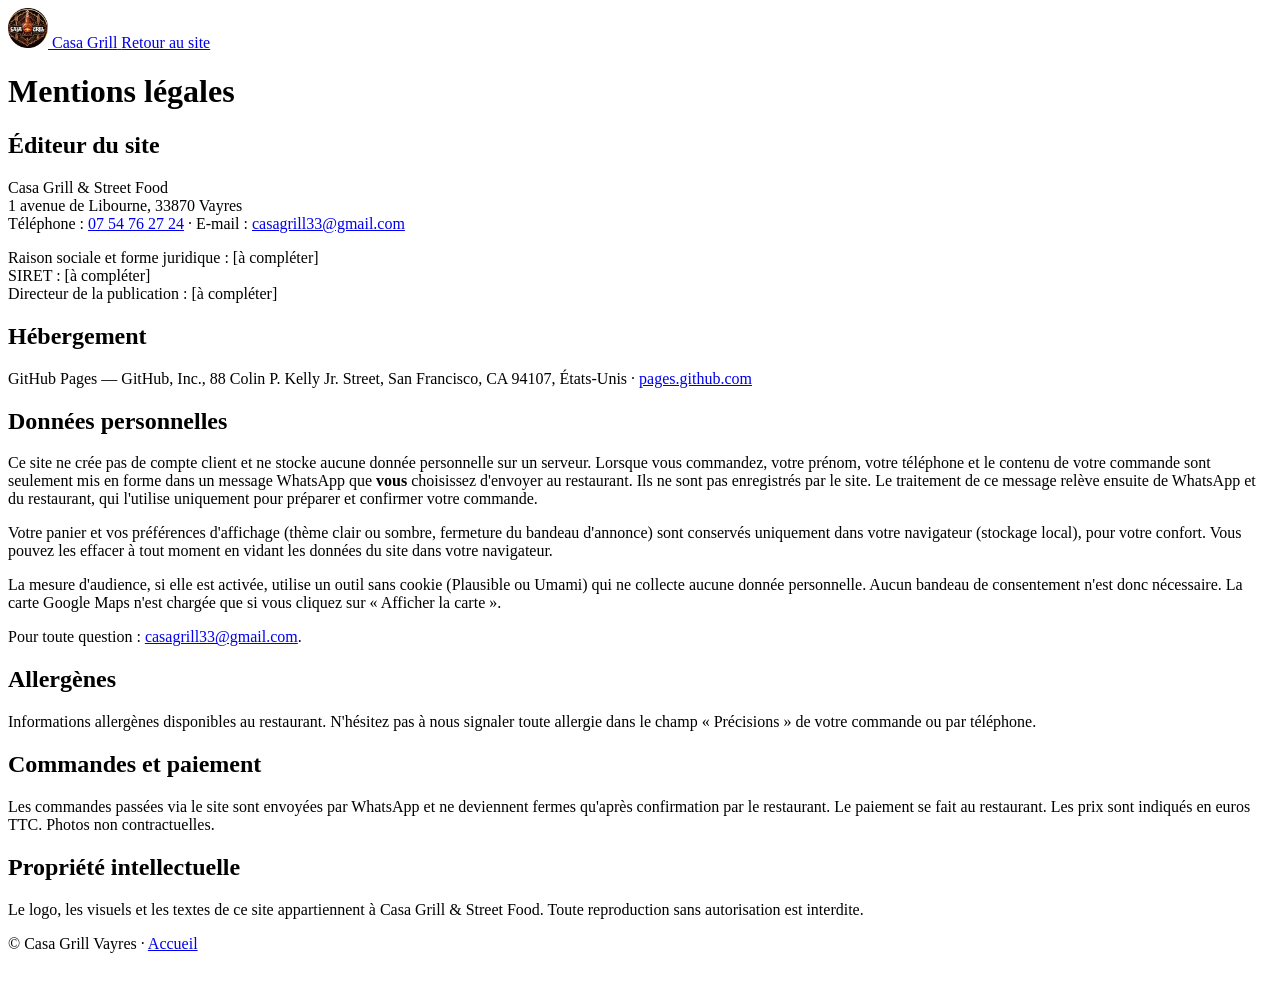
<file: src/mentions-legales.html>
<!doctype html>
<html lang="fr" data-theme="dark">
<head>
<meta charset="utf-8">
<meta name="viewport" content="width=device-width, initial-scale=1, viewport-fit=cover">
<title>Mentions légales – Casa Grill Vayres</title>
<meta name="description" content="Mentions légales, données personnelles et informations allergènes du restaurant Casa Grill & Street Food à Vayres.">
<link rel="canonical" href="https://casagrill-vayres.fr/mentions-legales.html">
<meta name="theme-color" content="#120d09">
<link rel="icon" href="img/favicon-32.png" sizes="32x32" type="image/png">
<link rel="apple-touch-icon" href="img/apple-touch-icon.png">
<link rel="manifest" href="manifest.webmanifest">
<script>try { var t = localStorage.getItem('cg-theme'); if (t === 'light' || t === 'dark') document.documentElement.dataset.theme = t; } catch (e) {}</script>
<style>/*INLINE_CSS*/</style>
</head>
<body>
<header class="site-header">
  <div class="wrap site-header__inner">
    <a class="brand" href="./" aria-label="Casa Grill, retour à l'accueil">
      <img src="img/logo-64.webp" srcset="img/logo-64.webp 1x, img/logo-128.webp 2x" width="40" height="40" alt="">
      <span class="brand__name">Casa Grill</span>
    </a>
    <span style="margin-left:auto"></span>
    <a class="btn btn--ghost btn--sm" href="./">Retour au site</a>
  </div>
</header>
<main class="wrap legal">
  <h1>Mentions légales</h1>

  <h2>Éditeur du site</h2>
  <p>Casa Grill &amp; Street Food<br>
  1 avenue de Libourne, 33870 Vayres<br>
  Téléphone : <a href="tel:+33754762724">07 54 76 27 24</a> · E-mail : <a href="mailto:casagrill33@gmail.com">casagrill33@gmail.com</a></p>
  <p>Raison sociale et forme juridique : <span class="todo">[à compléter]</span><br>
  SIRET : <span class="todo">[à compléter]</span><br>
  Directeur de la publication : <span class="todo">[à compléter]</span></p>

  <h2>Hébergement</h2>
  <p>GitHub Pages — GitHub, Inc., 88 Colin P. Kelly Jr. Street, San Francisco, CA 94107, États-Unis · <a href="https://pages.github.com" target="_blank" rel="noopener">pages.github.com</a></p>

  <h2>Données personnelles</h2>
  <p>Ce site ne crée pas de compte client et ne stocke aucune donnée personnelle sur un serveur. Lorsque vous commandez, votre prénom, votre téléphone et le contenu de votre commande sont seulement mis en forme dans un message WhatsApp que <strong>vous</strong> choisissez d'envoyer au restaurant. Ils ne sont pas enregistrés par le site. Le traitement de ce message relève ensuite de WhatsApp et du restaurant, qui l'utilise uniquement pour préparer et confirmer votre commande.</p>
  <p>Votre panier et vos préférences d'affichage (thème clair ou sombre, fermeture du bandeau d'annonce) sont conservés uniquement dans votre navigateur (stockage local), pour votre confort. Vous pouvez les effacer à tout moment en vidant les données du site dans votre navigateur.</p>
  <p>La mesure d'audience, si elle est activée, utilise un outil sans cookie (Plausible ou Umami) qui ne collecte aucune donnée personnelle. Aucun bandeau de consentement n'est donc nécessaire. La carte Google Maps n'est chargée que si vous cliquez sur « Afficher la carte ».</p>
  <p>Pour toute question : <a href="mailto:casagrill33@gmail.com">casagrill33@gmail.com</a>.</p>

  <h2>Allergènes</h2>
  <p>Informations allergènes disponibles au restaurant. N'hésitez pas à nous signaler toute allergie dans le champ « Précisions » de votre commande ou par téléphone.</p>

  <h2>Commandes et paiement</h2>
  <p>Les commandes passées via le site sont envoyées par WhatsApp et ne deviennent fermes qu'après confirmation par le restaurant. Le paiement se fait au restaurant. Les prix sont indiqués en euros TTC. Photos non contractuelles.</p>

  <h2>Propriété intellectuelle</h2>
  <p>Le logo, les visuels et les textes de ce site appartiennent à Casa Grill &amp; Street Food. Toute reproduction sans autorisation est interdite.</p>
</main>
<footer class="site-footer" style="padding-bottom:28px">
  <p class="wrap copyright">© Casa Grill Vayres · <a href="./">Accueil</a></p>
</footer>
</body>
</html>
</file>
